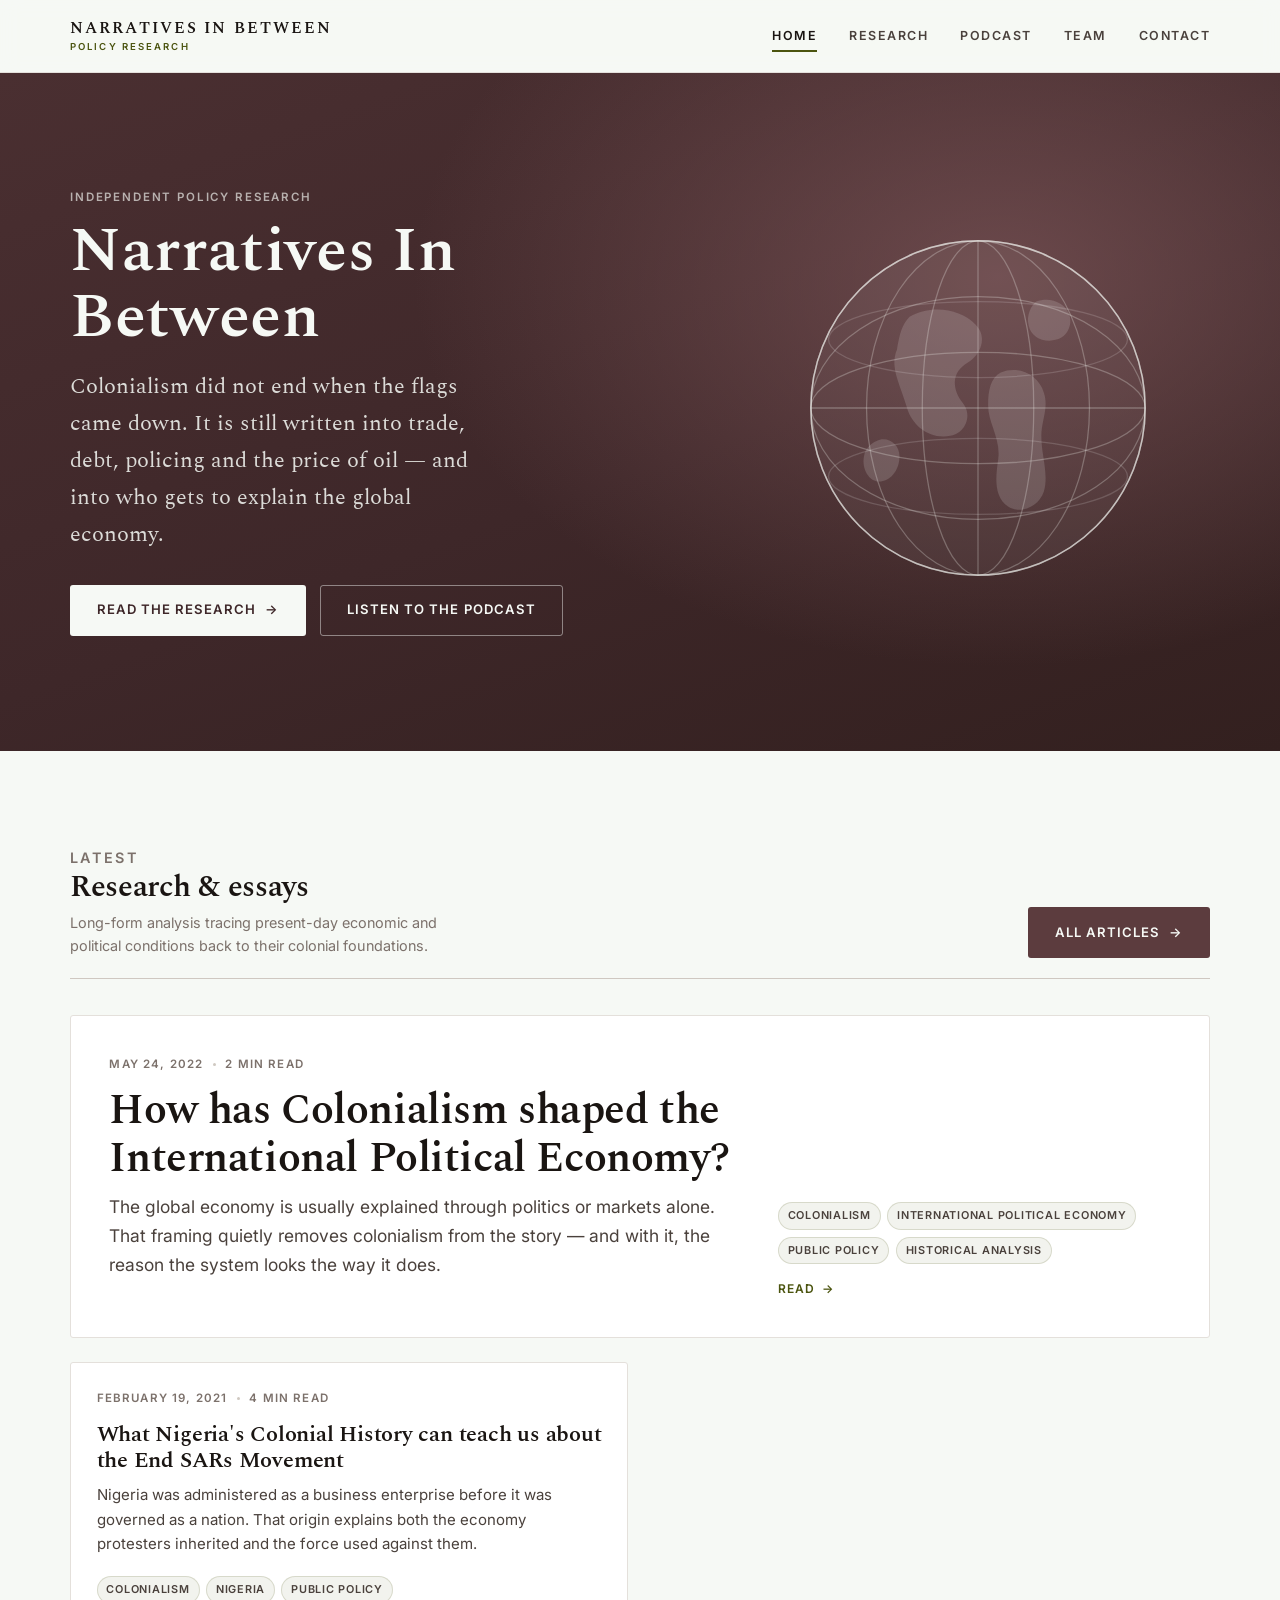
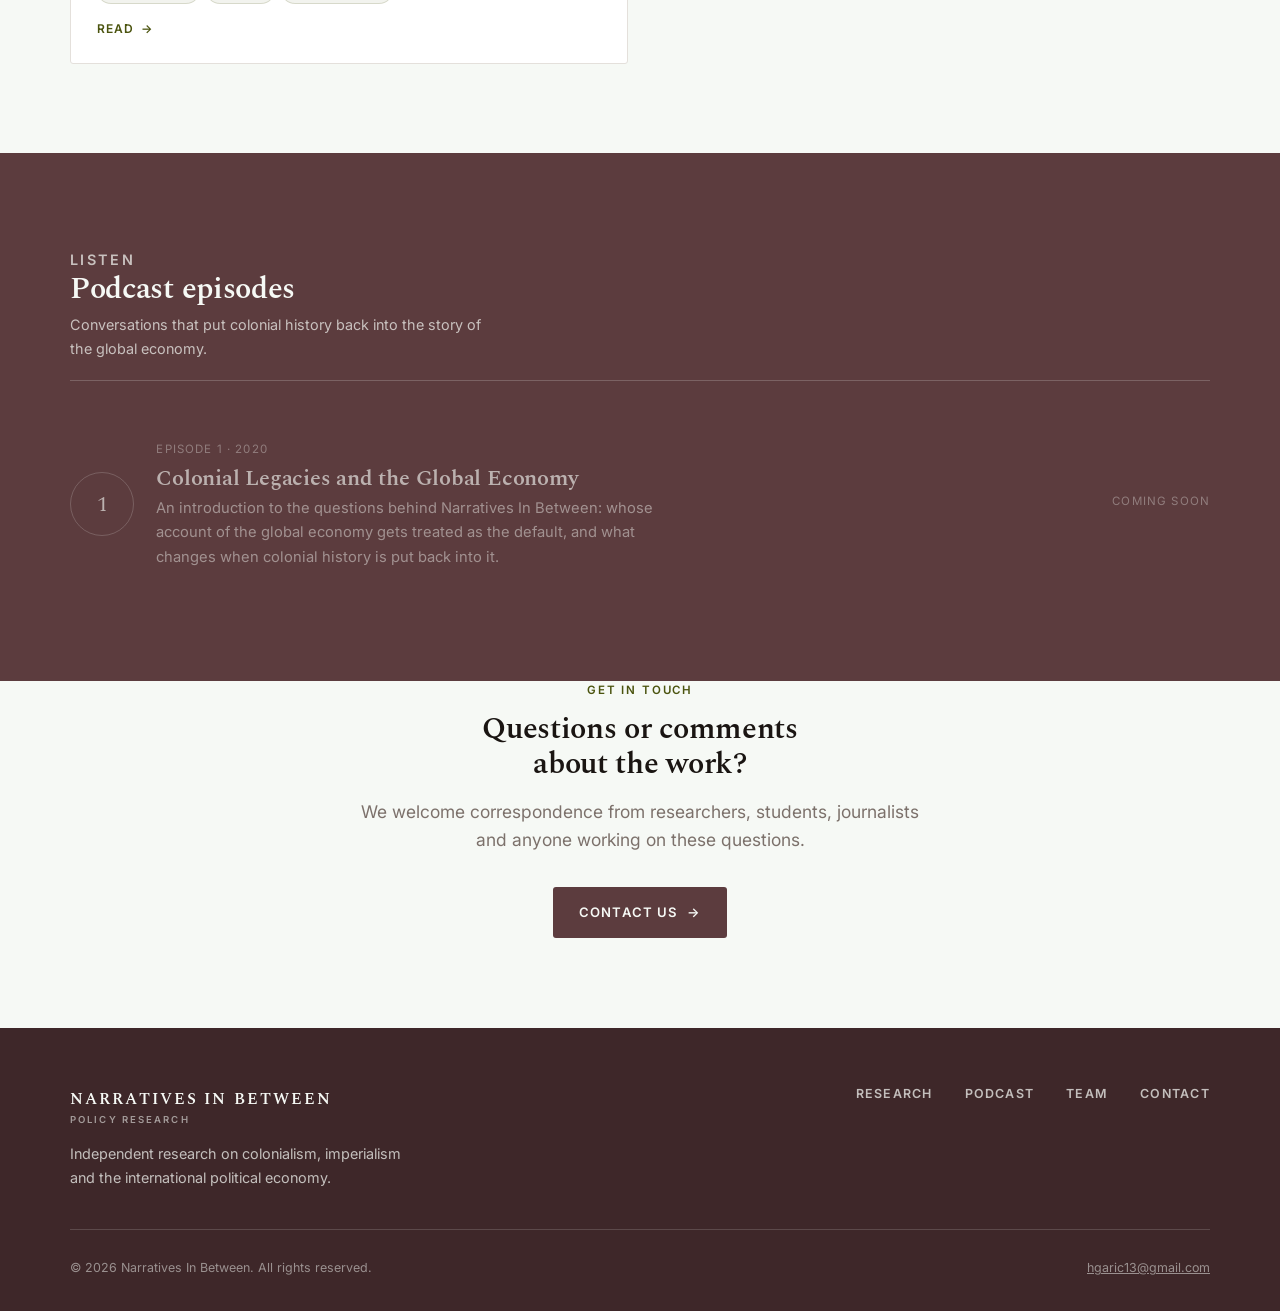
<file: index.html>
<!DOCTYPE html>
<html lang="en">
<head>
<meta charset="utf-8">
<meta name="viewport" content="width=device-width, initial-scale=1">
<title>Narratives In Between — Colonial history and the global economy</title>
<meta name="description" content="Independent policy research on how colonialism shaped — and still shapes — the international political economy. Essays and podcast episodes by Hermina Garic.">
<meta property="og:title" content="Narratives In Between">
<meta property="og:description" content="Independent policy research on how colonialism shaped — and still shapes — the international political economy.">
<meta property="og:type" content="website">
<link rel="preconnect" href="https://fonts.googleapis.com">
<link rel="preconnect" href="https://fonts.gstatic.com" crossorigin>
<link href="https://fonts.googleapis.com/css2?family=Inter:wght@400;500;600&family=Spectral:ital,wght@0,400;0,600;1,400&display=swap" rel="stylesheet">
<link rel="stylesheet" href="assets/css/style.css">
</head>
<body data-base="">
<a class="skip-link" href="#main">Skip to content</a>

<header class="site-header">
  <div class="wrap site-header__inner">
    <a class="wordmark" href="index.html">Narratives In Between<span>Policy Research</span></a>
    <button class="nav-toggle" type="button" aria-expanded="false" aria-controls="primary-nav" aria-label="Menu">
      <svg width="20" height="14" viewBox="0 0 20 14" fill="none" stroke="currentColor" stroke-width="1.8"><path d="M0 1h20M0 7h20M0 13h20"/></svg>
    </button>
    <nav class="nav" id="primary-nav" aria-label="Main">
      <a href="index.html" aria-current="page">Home</a>
      <a href="research.html">Research</a>
      <a href="#podcast">Podcast</a>
      <a href="team.html">Team</a>
      <a href="contact.html">Contact</a>
    </nav>
  </div>
</header>

<main id="main">

  <section class="hero">
    <div class="hero__photo" aria-hidden="true"></div>
    <div class="wrap hero__inner">
      <div>
        <p class="eyebrow">Independent policy research</p>
        <h1>Narratives In Between</h1>
        <p class="lede">Colonialism did not end when the flags came down. It is still written into trade, debt, policing and the price of oil — and into who gets to explain the global economy.</p>
        <div class="hero__actions">
          <a class="btn btn-primary" href="research.html">Read the research <span class="arrow" aria-hidden="true">&rarr;</span></a>
          <a class="btn btn-outline" href="#podcast">Listen to the podcast</a>
        </div>
      </div>
      <div class="hero__globe" aria-hidden="true">
        <svg viewBox="0 0 300 300" role="img">
          <defs>
            <clipPath id="globeClip"><circle cx="150" cy="150" r="132"/></clipPath>
          </defs>
          <circle cx="150" cy="150" r="132" fill="rgba(246,249,245,0.05)" stroke="rgba(246,249,245,0.45)" stroke-width="1.2"/>
          <g clip-path="url(#globeClip)" fill="none" stroke="rgba(246,249,245,0.28)" stroke-width="1">
            <ellipse cx="150" cy="150" rx="132" ry="44"/>
            <ellipse cx="150" cy="150" rx="132" ry="88"/>
            <line x1="18" y1="150" x2="282" y2="150"/>
            <ellipse cx="150" cy="150" rx="44" ry="132"/>
            <ellipse cx="150" cy="150" rx="88" ry="132"/>
            <line x1="150" y1="18" x2="150" y2="282"/>
            <ellipse cx="150" cy="96" rx="118" ry="30" opacity="0.6"/>
            <ellipse cx="150" cy="204" rx="118" ry="30" opacity="0.6"/>
          </g>
          <g clip-path="url(#globeClip)" fill="rgba(246,249,245,0.16)">
            <path d="M96 78c18-10 40-6 52 6 10 10 4 24-6 30-14 8-12 22-4 32 8 10 2 24-10 26-16 3-30-8-34-22-5-18-14-32-8-46 2-12 4-20 10-26z"/>
            <path d="M168 122c14-6 30 2 34 16 4 12-2 22-2 34 0 16 6 30 2 44-4 12-18 18-28 12-12-8-10-24-8-38 2-16-8-28-8-42 0-12 2-22 10-26z"/>
            <path d="M196 66c10-4 22 0 26 10 3 9-2 18-10 20-10 3-20-2-22-11-2-8 2-16 6-19z"/>
            <path d="M70 176c8-4 18 2 18 12 0 12-8 20-16 20s-14-10-12-20c1-6 5-10 10-12z"/>
          </g>
          <circle cx="150" cy="150" r="132" fill="none" stroke="rgba(246,249,245,0.55)" stroke-width="1.2"/>
        </svg>
      </div>
    </div>
  </section>

  <section class="section">
    <div class="wrap">
      <div class="section-head">
        <div>
          <p class="eyebrow">Latest</p>
          <h2>Research &amp; essays</h2>
          <p>Long-form analysis tracing present-day economic and political conditions back to their colonial foundations.</p>
        </div>
        <a class="btn btn-ink" href="research.html">All articles <span class="arrow" aria-hidden="true">&rarr;</span></a>
      </div>
      <div class="card-grid" id="latest-posts" data-limit="3">
        <noscript><p class="empty-state">Enable JavaScript, or go straight to the <a href="research.html">research archive</a>.</p></noscript>
      </div>
    </div>
  </section>

  <section class="section band-maroon" id="podcast" style="padding-block: clamp(3.5rem, 7vw, 6rem);">
    <div class="wrap">
      <div class="section-head">
        <div>
          <p class="eyebrow">Listen</p>
          <h2>Podcast episodes</h2>
          <p>Conversations that put colonial history back into the story of the global economy.</p>
        </div>
      </div>
      <div id="episodes"></div>
    </div>
  </section>

  <section class="section">
    <div class="wrap-narrow" style="text-align:center;">
      <p class="eyebrow">Get in touch</p>
      <h2 style="font-size: var(--step-2); max-width: 22ch; margin-inline: auto;">Questions or comments about the work?</h2>
      <p style="color: var(--muted); max-width: 52ch; margin: 0 auto 2rem;">We welcome correspondence from researchers, students, journalists and anyone working on these questions.</p>
      <a class="btn btn-ink" href="contact.html">Contact us <span class="arrow" aria-hidden="true">&rarr;</span></a>
    </div>
  </section>

</main>

<footer class="site-footer">
  <div class="wrap">
    <div class="site-footer__top">
      <div>
        <a class="wordmark" href="index.html">Narratives In Between<span>Policy Research</span></a>
        <p>Independent research on colonialism, imperialism and the international political economy.</p>
      </div>
      <nav class="footer-nav" aria-label="Footer">
        <a href="research.html">Research</a>
        <a href="index.html#podcast">Podcast</a>
        <a href="team.html">Team</a>
        <a href="contact.html">Contact</a>
      </nav>
    </div>
    <div class="site-footer__bottom">
      <span>&copy; <span id="year">2020</span> Narratives In Between. All rights reserved.</span>
      <a href="mailto:hgaric13@gmail.com" style="color:inherit;">hgaric13@gmail.com</a>
    </div>
  </div>
</footer>

<script src="assets/js/posts.js"></script>
<script src="assets/js/episodes.js"></script>
<script src="assets/js/site.js"></script>
</body>
</html>
</file>
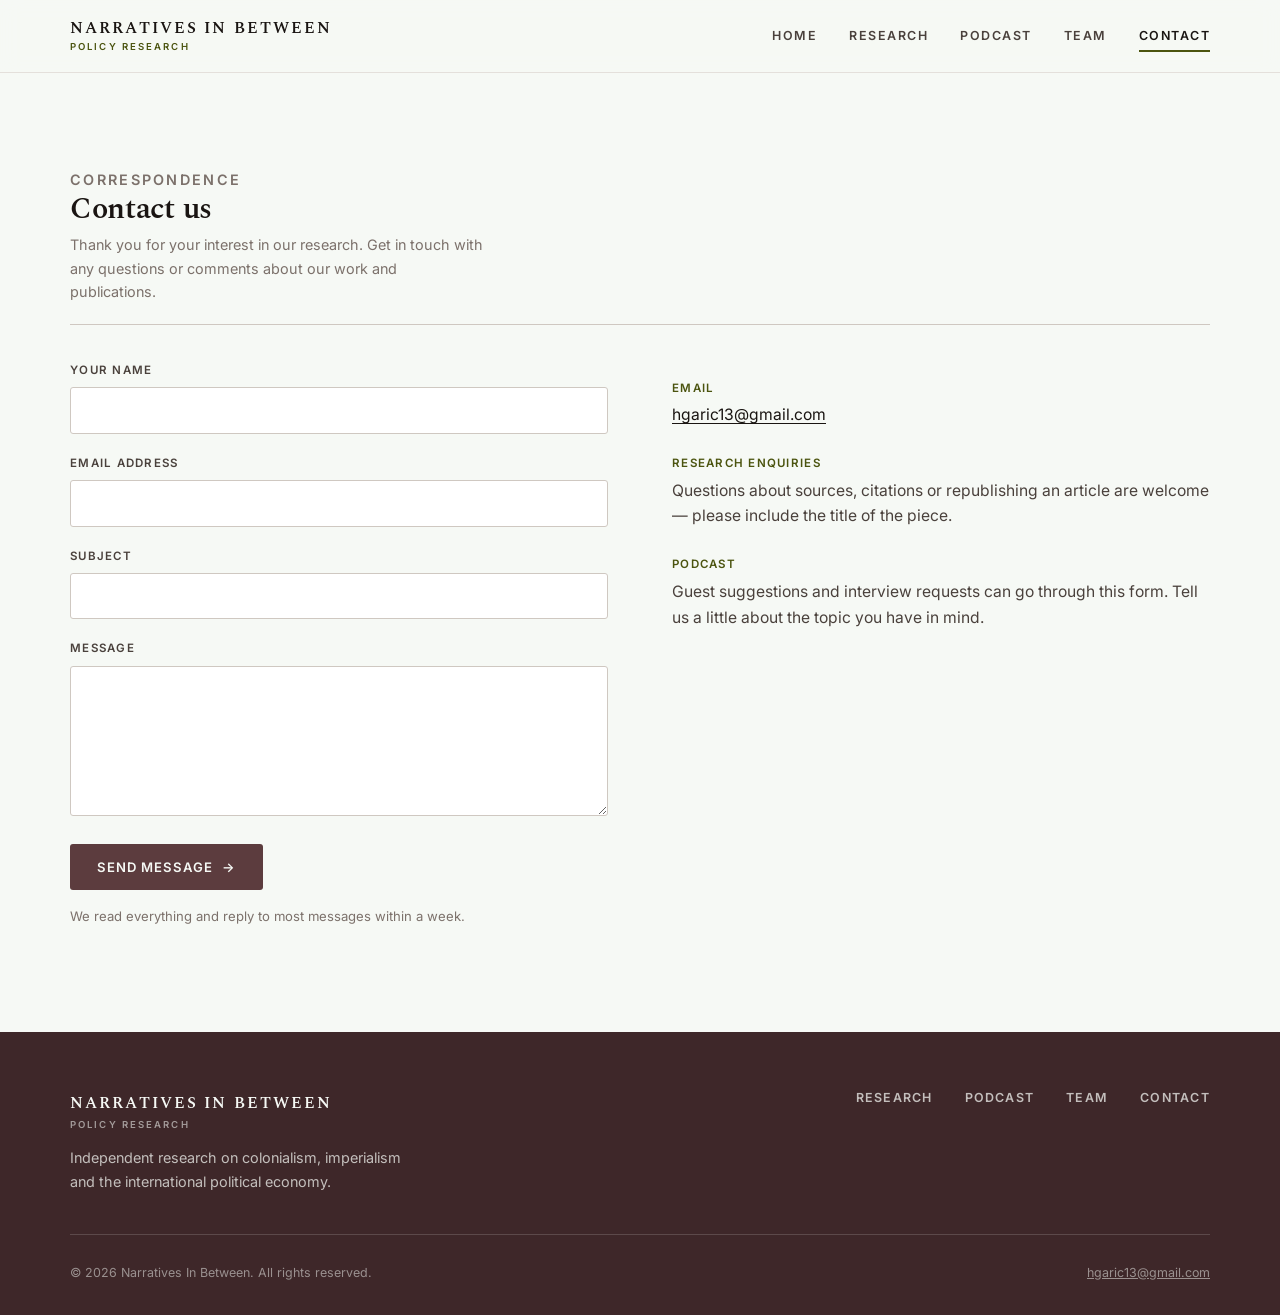
<file: contact.html>
<!DOCTYPE html>
<html lang="en">
<head>
<meta charset="utf-8">
<meta name="viewport" content="width=device-width, initial-scale=1">
<title>Contact — Narratives In Between</title>
<meta name="description" content="Get in touch with Narratives In Between about our research and publications.">
<link rel="preconnect" href="https://fonts.googleapis.com">
<link rel="preconnect" href="https://fonts.gstatic.com" crossorigin>
<link href="https://fonts.googleapis.com/css2?family=Inter:wght@400;500;600&family=Spectral:ital,wght@0,400;0,600;1,400&display=swap" rel="stylesheet">
<link rel="stylesheet" href="assets/css/style.css">
</head>
<body data-base="">
<a class="skip-link" href="#main">Skip to content</a>

<header class="site-header">
  <div class="wrap site-header__inner">
    <a class="wordmark" href="index.html">Narratives In Between<span>Policy Research</span></a>
    <button class="nav-toggle" type="button" aria-expanded="false" aria-controls="primary-nav" aria-label="Menu">
      <svg width="20" height="14" viewBox="0 0 20 14" fill="none" stroke="currentColor" stroke-width="1.8"><path d="M0 1h20M0 7h20M0 13h20"/></svg>
    </button>
    <nav class="nav" id="primary-nav" aria-label="Main">
      <a href="index.html">Home</a>
      <a href="research.html">Research</a>
      <a href="index.html#podcast">Podcast</a>
      <a href="team.html">Team</a>
      <a href="contact.html" aria-current="page">Contact</a>
    </nav>
  </div>
</header>

<main id="main">
  <section class="section">
    <div class="wrap">
      <div class="section-head">
        <div>
          <p class="eyebrow">Correspondence</p>
          <h2>Contact us</h2>
          <p>Thank you for your interest in our research. Get in touch with any questions or comments about our work and publications.</p>
        </div>
      </div>

      <div class="contact-grid">
        <!-- ===================================================================
             TO MAKE THIS FORM DELIVER EMAIL:
             1. Go to formspree.io, create a free account and a new form.
             2. It gives you an address like  https://formspree.io/f/abcdwxyz
             3. Paste it into action="..." below, replacing the whole URL.
             Until then the form opens the visitor's own email app instead.
             =================================================================== -->
        <form id="contact-form" action="https://formspree.io/f/YOUR_FORM_ID" method="POST" data-fallback-email="hgaric13@gmail.com" novalidate>
          <div class="field">
            <label for="name">Your name</label>
            <input id="name" name="name" type="text" autocomplete="name" required>
            <span class="error">Please tell us your name.</span>
          </div>
          <div class="field">
            <label for="email">Email address</label>
            <input id="email" name="email" type="email" autocomplete="email" required>
            <span class="error">Please enter a valid email address.</span>
          </div>
          <div class="field">
            <label for="subject">Subject</label>
            <input id="subject" name="subject" type="text">
          </div>
          <div class="field">
            <label for="message">Message</label>
            <textarea id="message" name="message" required></textarea>
            <span class="error">Please write a short message.</span>
          </div>
          <div class="hp" aria-hidden="true"><label>Leave this empty<input type="text" name="_gotcha" tabindex="-1" autocomplete="off"></label></div>
          <button class="btn btn-ink" type="submit">Send message <span class="arrow" aria-hidden="true">&rarr;</span></button>
          <div class="form-status" id="form-status" role="status" aria-live="polite"></div>
          <p class="form-note">We read everything and reply to most messages within a week.</p>
        </form>

        <aside class="contact-aside">
          <dl>
            <dt>Email</dt>
            <dd><a href="mailto:hgaric13@gmail.com">hgaric13@gmail.com</a></dd>
            <dt>Research enquiries</dt>
            <dd>Questions about sources, citations or republishing an article are welcome — please include the title of the piece.</dd>
            <dt>Podcast</dt>
            <dd>Guest suggestions and interview requests can go through this form. Tell us a little about the topic you have in mind.</dd>
          </dl>
        </aside>
      </div>
    </div>
  </section>
</main>

<footer class="site-footer">
  <div class="wrap">
    <div class="site-footer__top">
      <div>
        <a class="wordmark" href="index.html">Narratives In Between<span>Policy Research</span></a>
        <p>Independent research on colonialism, imperialism and the international political economy.</p>
      </div>
      <nav class="footer-nav" aria-label="Footer">
        <a href="research.html">Research</a>
        <a href="index.html#podcast">Podcast</a>
        <a href="team.html">Team</a>
        <a href="contact.html">Contact</a>
      </nav>
    </div>
    <div class="site-footer__bottom">
      <span>&copy; <span id="year">2020</span> Narratives In Between. All rights reserved.</span>
      <a href="mailto:hgaric13@gmail.com" style="color:inherit;">hgaric13@gmail.com</a>
    </div>
  </div>
</footer>

<script src="assets/js/site.js"></script>
</body>
</html>
</file>
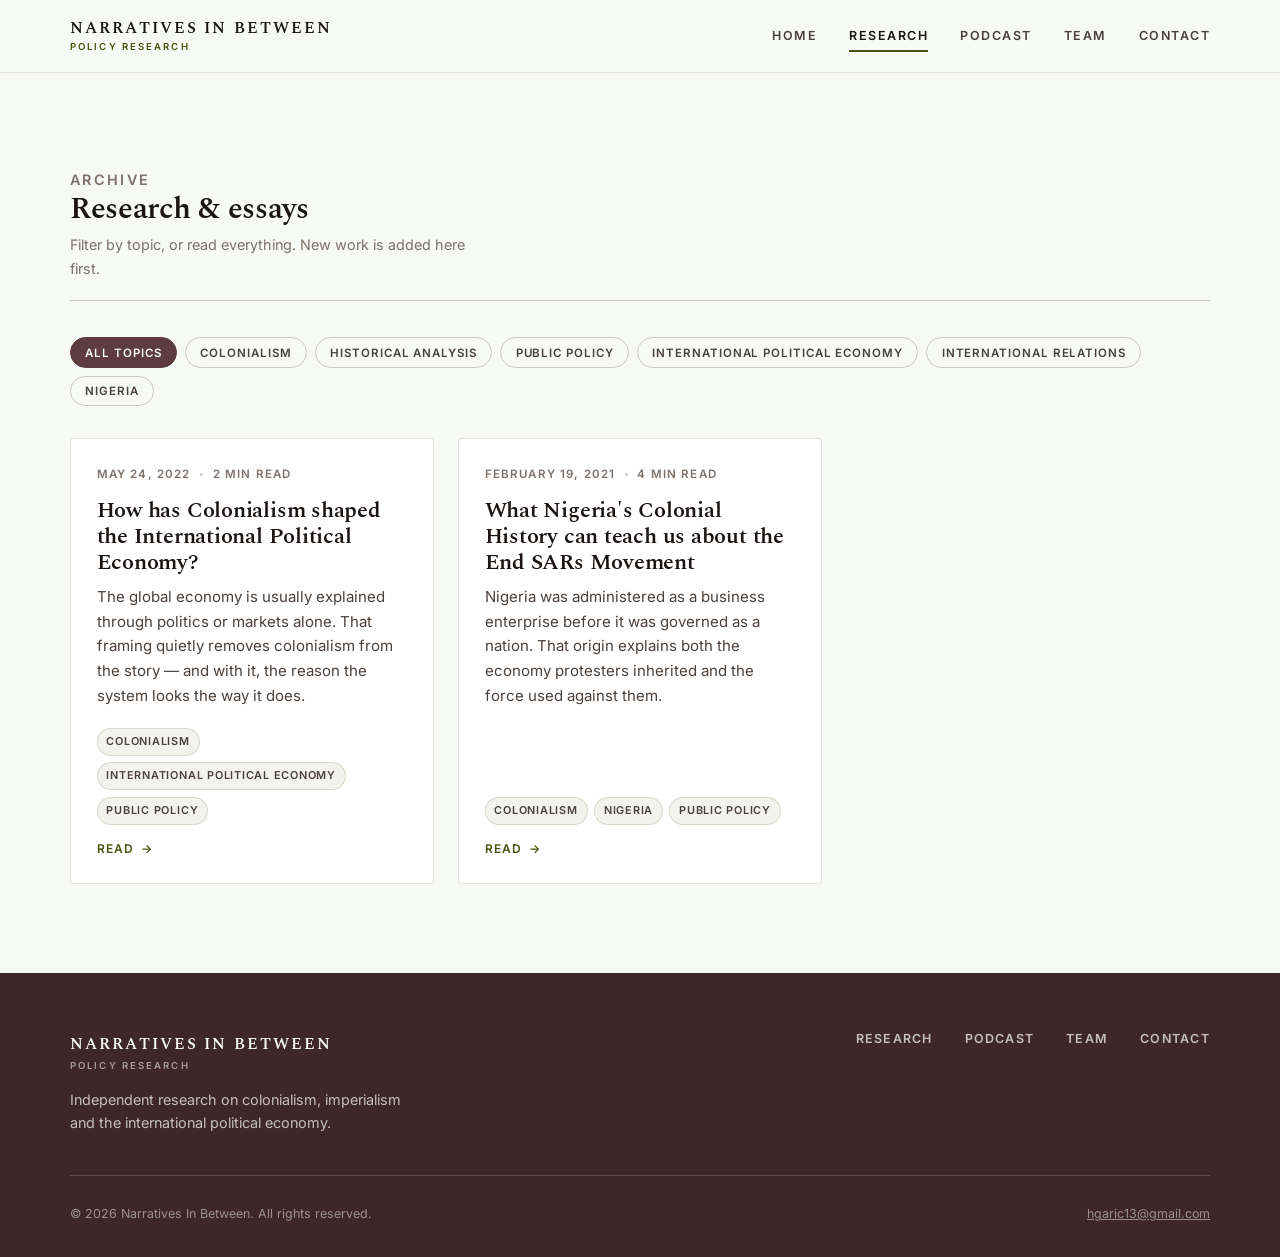
<file: research.html>
<!DOCTYPE html>
<html lang="en">
<head>
<meta charset="utf-8">
<meta name="viewport" content="width=device-width, initial-scale=1">
<title>Research — Narratives In Between</title>
<meta name="description" content="Essays and policy research on colonialism, imperialism and the international political economy.">
<link rel="preconnect" href="https://fonts.googleapis.com">
<link rel="preconnect" href="https://fonts.gstatic.com" crossorigin>
<link href="https://fonts.googleapis.com/css2?family=Inter:wght@400;500;600&family=Spectral:ital,wght@0,400;0,600;1,400&display=swap" rel="stylesheet">
<link rel="stylesheet" href="assets/css/style.css">
</head>
<body data-base="">
<a class="skip-link" href="#main">Skip to content</a>

<header class="site-header">
  <div class="wrap site-header__inner">
    <a class="wordmark" href="index.html">Narratives In Between<span>Policy Research</span></a>
    <button class="nav-toggle" type="button" aria-expanded="false" aria-controls="primary-nav" aria-label="Menu">
      <svg width="20" height="14" viewBox="0 0 20 14" fill="none" stroke="currentColor" stroke-width="1.8"><path d="M0 1h20M0 7h20M0 13h20"/></svg>
    </button>
    <nav class="nav" id="primary-nav" aria-label="Main">
      <a href="index.html">Home</a>
      <a href="research.html" aria-current="page">Research</a>
      <a href="index.html#podcast">Podcast</a>
      <a href="team.html">Team</a>
      <a href="contact.html">Contact</a>
    </nav>
  </div>
</header>

<main id="main">
  <section class="section">
    <div class="wrap">
      <div class="section-head">
        <div>
          <p class="eyebrow">Archive</p>
          <h2>Research &amp; essays</h2>
          <p>Filter by topic, or read everything. New work is added here first.</p>
        </div>
      </div>
      <div class="tag-filter" id="tag-filter" role="group" aria-label="Filter articles by topic"></div>
      <div class="card-grid" id="all-posts">
        <noscript><p class="empty-state">This archive needs JavaScript to list articles. Articles also live in the <code>posts</code> folder.</p></noscript>
      </div>
    </div>
  </section>
</main>

<footer class="site-footer">
  <div class="wrap">
    <div class="site-footer__top">
      <div>
        <a class="wordmark" href="index.html">Narratives In Between<span>Policy Research</span></a>
        <p>Independent research on colonialism, imperialism and the international political economy.</p>
      </div>
      <nav class="footer-nav" aria-label="Footer">
        <a href="research.html">Research</a>
        <a href="index.html#podcast">Podcast</a>
        <a href="team.html">Team</a>
        <a href="contact.html">Contact</a>
      </nav>
    </div>
    <div class="site-footer__bottom">
      <span>&copy; <span id="year">2020</span> Narratives In Between. All rights reserved.</span>
      <a href="mailto:hgaric13@gmail.com" style="color:inherit;">hgaric13@gmail.com</a>
    </div>
  </div>
</footer>

<script src="assets/js/posts.js"></script>
<script src="assets/js/site.js"></script>
</body>
</html>
</file>
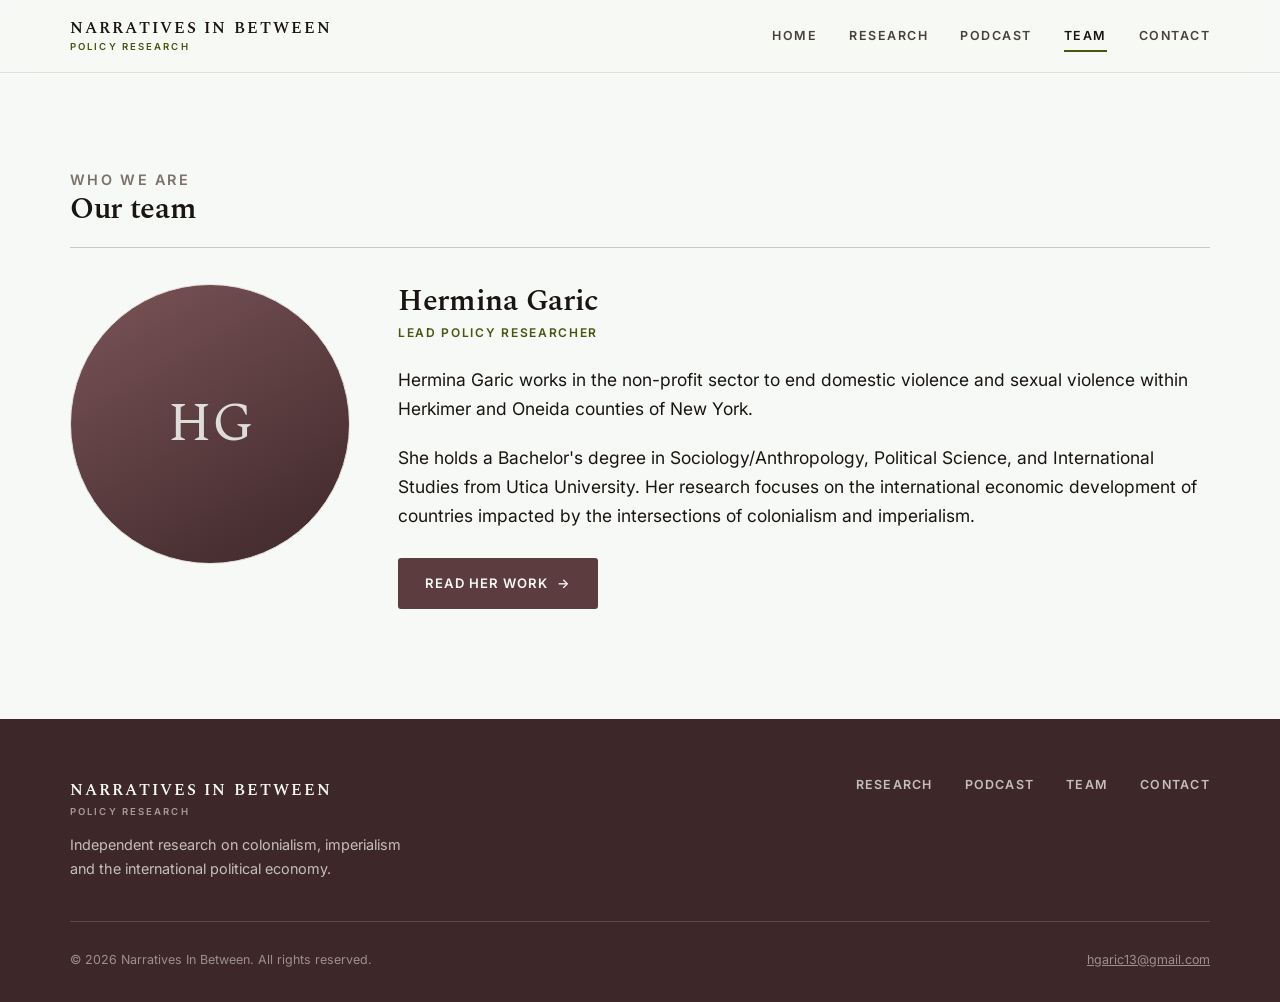
<file: team.html>
<!DOCTYPE html>
<html lang="en">
<head>
<meta charset="utf-8">
<meta name="viewport" content="width=device-width, initial-scale=1">
<title>Team — Narratives In Between</title>
<meta name="description" content="The people behind Narratives In Between.">
<link rel="preconnect" href="https://fonts.googleapis.com">
<link rel="preconnect" href="https://fonts.gstatic.com" crossorigin>
<link href="https://fonts.googleapis.com/css2?family=Inter:wght@400;500;600&family=Spectral:ital,wght@0,400;0,600;1,400&display=swap" rel="stylesheet">
<link rel="stylesheet" href="assets/css/style.css">
</head>
<body data-base="">
<a class="skip-link" href="#main">Skip to content</a>

<header class="site-header">
  <div class="wrap site-header__inner">
    <a class="wordmark" href="index.html">Narratives In Between<span>Policy Research</span></a>
    <button class="nav-toggle" type="button" aria-expanded="false" aria-controls="primary-nav" aria-label="Menu">
      <svg width="20" height="14" viewBox="0 0 20 14" fill="none" stroke="currentColor" stroke-width="1.8"><path d="M0 1h20M0 7h20M0 13h20"/></svg>
    </button>
    <nav class="nav" id="primary-nav" aria-label="Main">
      <a href="index.html">Home</a>
      <a href="research.html">Research</a>
      <a href="index.html#podcast">Podcast</a>
      <a href="team.html" aria-current="page">Team</a>
      <a href="contact.html">Contact</a>
    </nav>
  </div>
</header>

<main id="main">
  <section class="section">
    <div class="wrap">
      <div class="section-head">
        <div>
          <p class="eyebrow">Who we are</p>
          <h2>Our team</h2>
        </div>
      </div>

      <!-- To add a photo: save it as assets/img/hermina.jpg and replace the
           <div class="profile__photo">…</div> below with:
           <div class="profile__photo"><img src="assets/img/hermina.jpg" alt="Hermina Garic"></div> -->
      <article class="profile">
        <div class="profile__photo" aria-hidden="true">HG</div>
        <div>
          <h2>Hermina Garic</h2>
          <p class="role">Lead Policy Researcher</p>
          <p>Hermina Garic works in the non-profit sector to end domestic violence and sexual violence within Herkimer and Oneida counties of New York.</p>
          <p>She holds a Bachelor's degree in Sociology/Anthropology, Political Science, and International Studies from Utica University. Her research focuses on the international economic development of countries impacted by the intersections of colonialism and imperialism.</p>
          <p style="margin-top:1.75rem;"><a class="btn btn-ink" href="research.html">Read her work <span class="arrow" aria-hidden="true">&rarr;</span></a></p>
        </div>
      </article>
    </div>
  </section>
</main>

<footer class="site-footer">
  <div class="wrap">
    <div class="site-footer__top">
      <div>
        <a class="wordmark" href="index.html">Narratives In Between<span>Policy Research</span></a>
        <p>Independent research on colonialism, imperialism and the international political economy.</p>
      </div>
      <nav class="footer-nav" aria-label="Footer">
        <a href="research.html">Research</a>
        <a href="index.html#podcast">Podcast</a>
        <a href="team.html">Team</a>
        <a href="contact.html">Contact</a>
      </nav>
    </div>
    <div class="site-footer__bottom">
      <span>&copy; <span id="year">2020</span> Narratives In Between. All rights reserved.</span>
      <a href="mailto:hgaric13@gmail.com" style="color:inherit;">hgaric13@gmail.com</a>
    </div>
  </div>
</footer>

<script src="assets/js/site.js"></script>
</body>
</html>
</file>
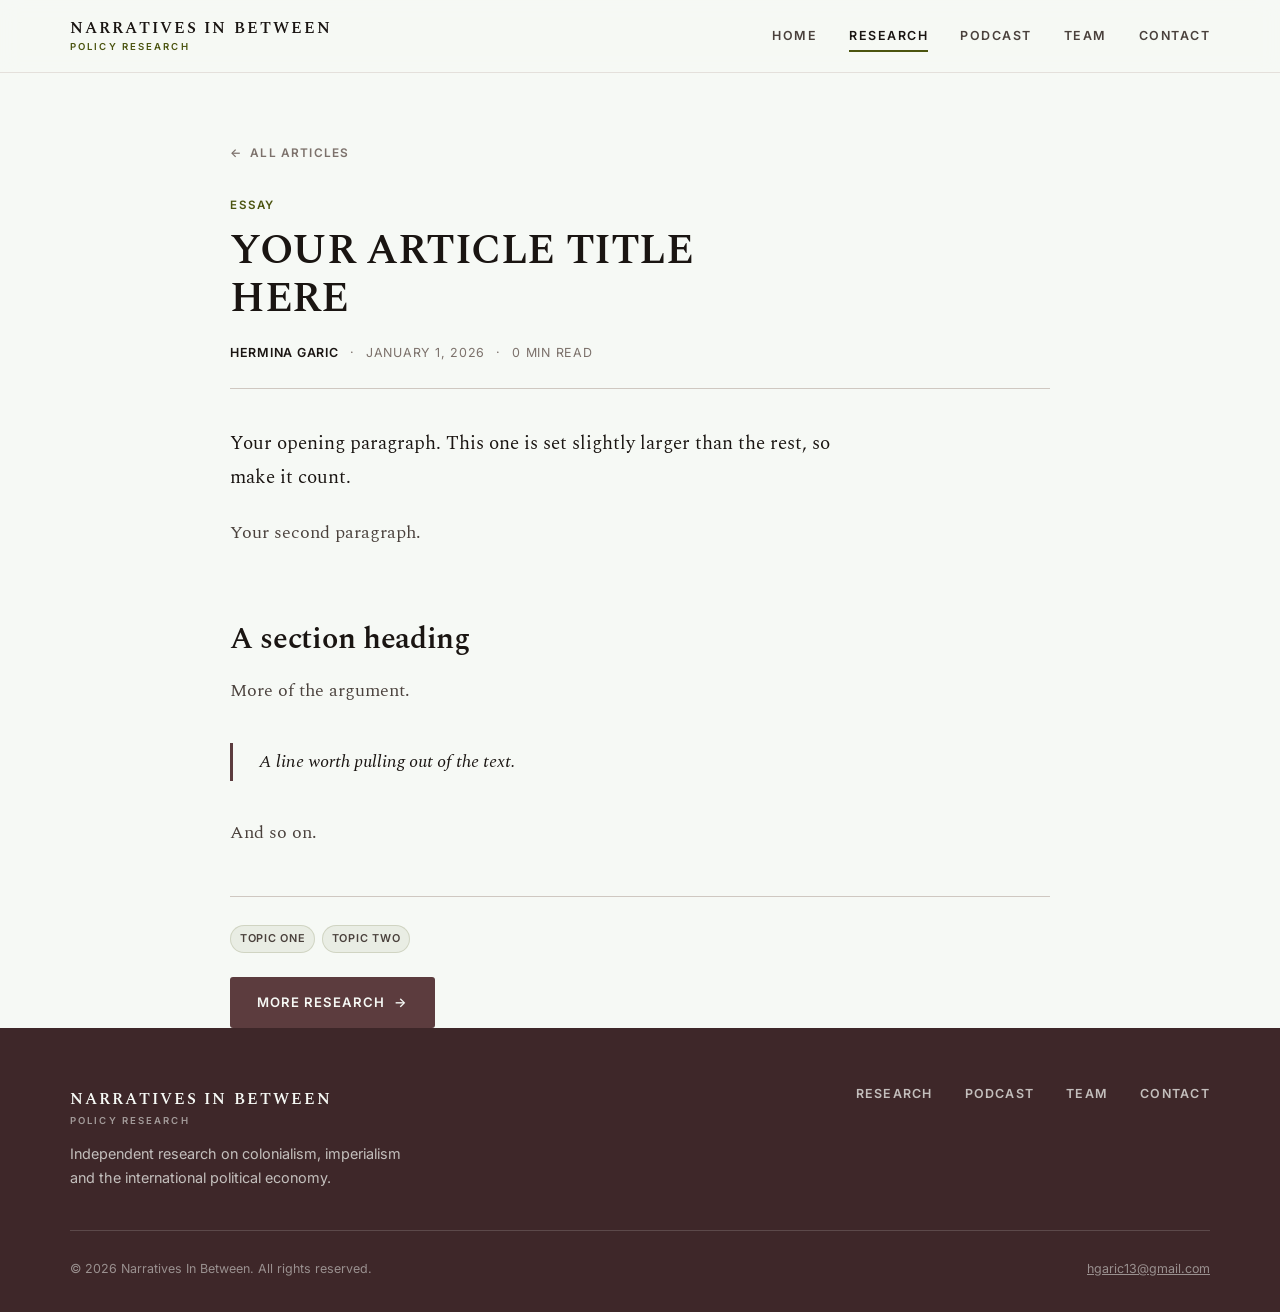
<file: posts/_template.html>
<!DOCTYPE html>
<html lang="en">
<head>
<meta charset="utf-8">
<meta name="viewport" content="width=device-width, initial-scale=1">
<title>YOUR ARTICLE TITLE HERE — Narratives In Between</title>
<meta name="description" content="ONE SENTENCE SUMMARY OF YOUR ARTICLE — this is what Google shows.">
<meta property="og:title" content="YOUR ARTICLE TITLE HERE">
<meta property="og:type" content="article">
<link rel="preconnect" href="https://fonts.googleapis.com">
<link rel="preconnect" href="https://fonts.gstatic.com" crossorigin>
<link href="https://fonts.googleapis.com/css2?family=Inter:wght@400;500;600&family=Spectral:ital,wght@0,400;0,600;1,400&display=swap" rel="stylesheet">
<link rel="stylesheet" href="../assets/css/style.css">
</head>
<body data-base="../">
<a class="skip-link" href="#main">Skip to content</a>

<header class="site-header">
  <div class="wrap site-header__inner">
    <a class="wordmark" href="../index.html">Narratives In Between<span>Policy Research</span></a>
    <button class="nav-toggle" type="button" aria-expanded="false" aria-controls="primary-nav" aria-label="Menu">
      <svg width="20" height="14" viewBox="0 0 20 14" fill="none" stroke="currentColor" stroke-width="1.8"><path d="M0 1h20M0 7h20M0 13h20"/></svg>
    </button>
    <nav class="nav" id="primary-nav" aria-label="Main">
      <a href="../index.html">Home</a>
      <a href="../research.html" aria-current="page">Research</a>
      <a href="../index.html#podcast">Podcast</a>
      <a href="../team.html">Team</a>
      <a href="../contact.html">Contact</a>
    </nav>
  </div>
</header>

<main id="main">
  <article>
    <div class="wrap-narrow article-header">
      <a class="back-link" href="../research.html"><span aria-hidden="true">&larr;</span> All articles</a>
      <p class="eyebrow">Essay</p>
      <h1>YOUR ARTICLE TITLE HERE</h1>
      <div class="byline">
        <strong>Hermina Garic</strong>
        <span aria-hidden="true">&middot;</span>
        <time datetime="2026-01-01">January 1, 2026</time>
        <span aria-hidden="true">&middot;</span>
        <span>0 min read</span>
      </div>
    </div>

    <div class="wrap-narrow">
      <div class="prose">
        <!-- ==============================================================
             WRITE YOUR ARTICLE HERE.
             Every paragraph goes inside its own <p> ... </p>
             A section heading:   <h2>Heading text</h2>
             A pulled-out quote:  <blockquote>Quoted line.</blockquote>
             A link:              <a href="https://example.com">link text</a>
             A link to the podcast episode for this piece:
                                  <a href="../index.html#podcast">Listen to the episode</a>
             ============================================================== -->

        <p>Your opening paragraph. This one is set slightly larger than the rest, so make it count.</p>

        <p>Your second paragraph.</p>

        <h2>A section heading</h2>

        <p>More of the argument.</p>

        <blockquote>A line worth pulling out of the text.</blockquote>

        <p>And so on.</p>
      </div>

      <div class="article-foot">
        <div class="tags">
          <!-- One <span class="tag"> per topic. Use the same words in posts.js. -->
          <span class="tag">topic one</span>
          <span class="tag">topic two</span>
        </div>
        <a class="btn btn-ink" href="../research.html">More research <span class="arrow" aria-hidden="true">&rarr;</span></a>
      </div>
    </div>
  </article>
</main>

<footer class="site-footer">
  <div class="wrap">
    <div class="site-footer__top">
      <div>
        <a class="wordmark" href="../index.html">Narratives In Between<span>Policy Research</span></a>
        <p>Independent research on colonialism, imperialism and the international political economy.</p>
      </div>
      <nav class="footer-nav" aria-label="Footer">
        <a href="../research.html">Research</a>
        <a href="../index.html#podcast">Podcast</a>
        <a href="../team.html">Team</a>
        <a href="../contact.html">Contact</a>
      </nav>
    </div>
    <div class="site-footer__bottom">
      <span>&copy; <span id="year">2020</span> Narratives In Between. All rights reserved.</span>
      <a href="mailto:hgaric13@gmail.com" style="color:inherit;">hgaric13@gmail.com</a>
    </div>
  </div>
</footer>

<script src="../assets/js/site.js"></script>
</body>
</html>
</file>
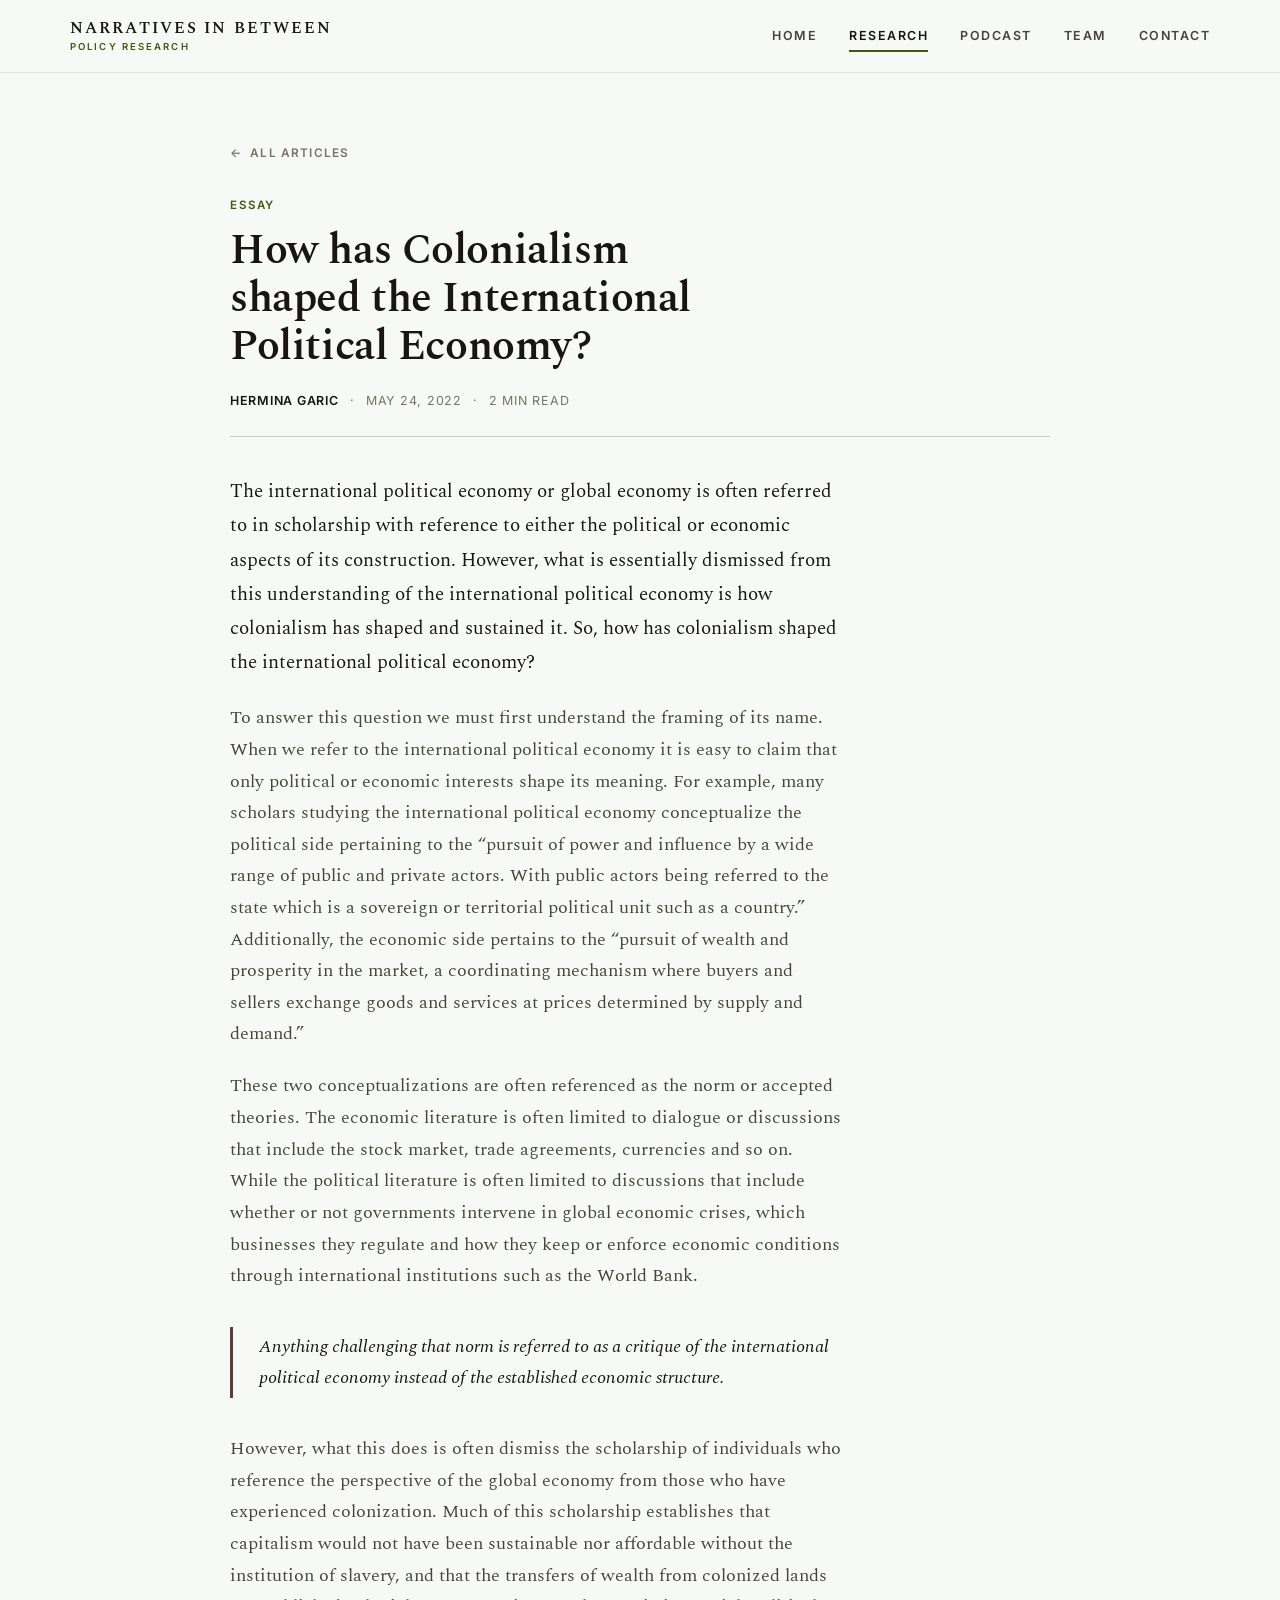
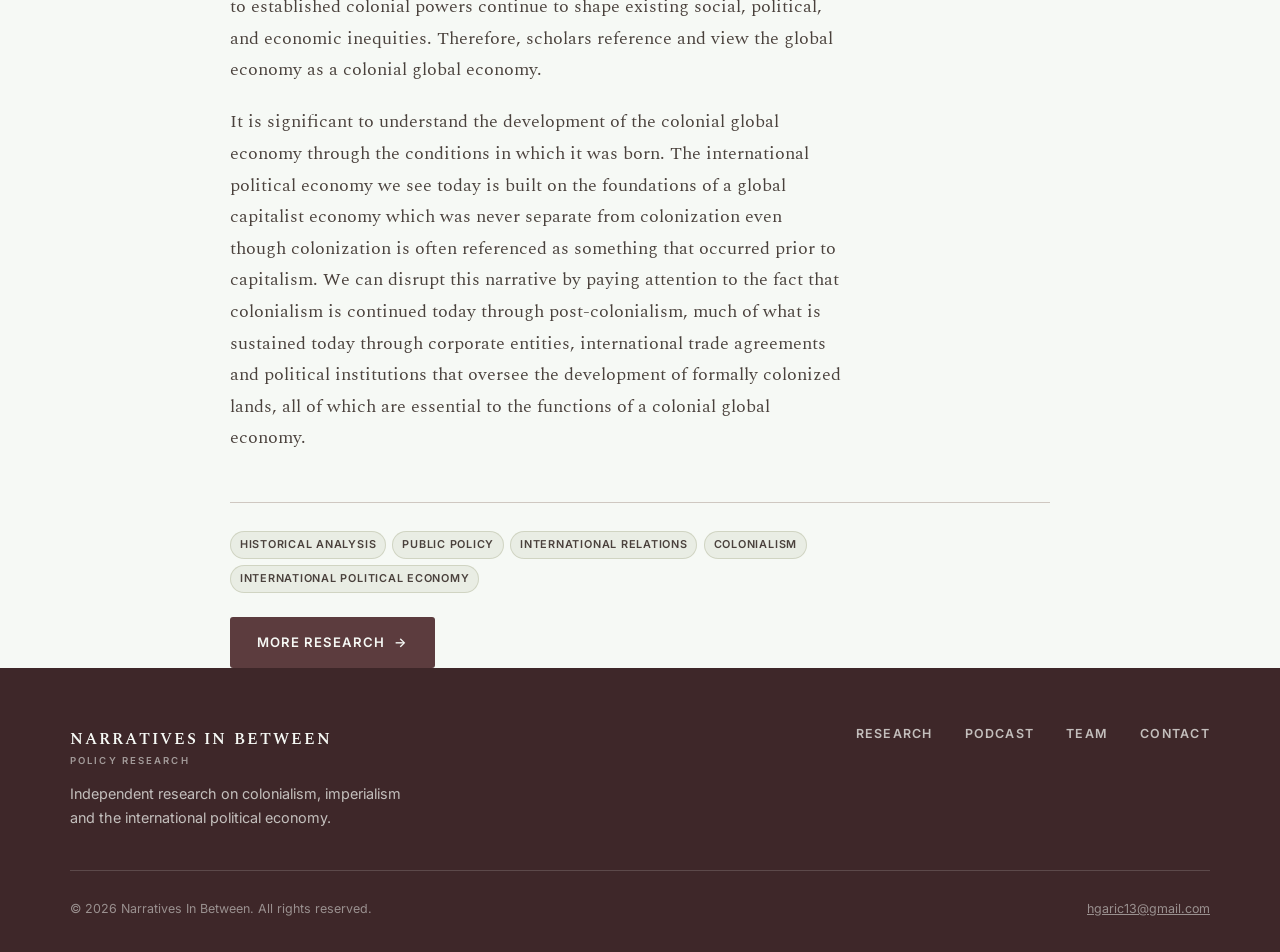
<file: posts/how-colonialism-shaped-the-international-political-economy.html>
<!DOCTYPE html>
<html lang="en">
<head>
<meta charset="utf-8">
<meta name="viewport" content="width=device-width, initial-scale=1">
<title>How has Colonialism shaped the International Political Economy? — Narratives In Between</title>
<meta name="description" content="The global economy is usually explained through politics or markets alone. That framing quietly removes colonialism from the story.">
<meta property="og:title" content="How has Colonialism shaped the International Political Economy?">
<meta property="og:type" content="article">
<link rel="preconnect" href="https://fonts.googleapis.com">
<link rel="preconnect" href="https://fonts.gstatic.com" crossorigin>
<link href="https://fonts.googleapis.com/css2?family=Inter:wght@400;500;600&family=Spectral:ital,wght@0,400;0,600;1,400&display=swap" rel="stylesheet">
<link rel="stylesheet" href="../assets/css/style.css">
</head>
<body data-base="../">
<a class="skip-link" href="#main">Skip to content</a>

<header class="site-header">
  <div class="wrap site-header__inner">
    <a class="wordmark" href="../index.html">Narratives In Between<span>Policy Research</span></a>
    <button class="nav-toggle" type="button" aria-expanded="false" aria-controls="primary-nav" aria-label="Menu">
      <svg width="20" height="14" viewBox="0 0 20 14" fill="none" stroke="currentColor" stroke-width="1.8"><path d="M0 1h20M0 7h20M0 13h20"/></svg>
    </button>
    <nav class="nav" id="primary-nav" aria-label="Main">
      <a href="../index.html">Home</a>
      <a href="../research.html" aria-current="page">Research</a>
      <a href="../index.html#podcast">Podcast</a>
      <a href="../team.html">Team</a>
      <a href="../contact.html">Contact</a>
    </nav>
  </div>
</header>

<main id="main">
  <article>
    <div class="wrap-narrow article-header">
      <a class="back-link" href="../research.html"><span aria-hidden="true">&larr;</span> All articles</a>
      <p class="eyebrow">Essay</p>
      <h1>How has Colonialism shaped the International Political Economy?</h1>
      <div class="byline">
        <strong>Hermina Garic</strong>
        <span aria-hidden="true">&middot;</span>
        <time datetime="2022-05-24">May 24, 2022</time>
        <span aria-hidden="true">&middot;</span>
        <span>2 min read</span>
      </div>
    </div>

    <div class="wrap-narrow">
      <div class="prose">
        <p>The international political economy or global economy is often referred to in scholarship with reference to either the political or economic aspects of its construction. However, what is essentially dismissed from this understanding of the international political economy is how colonialism has shaped and sustained it. So, how has colonialism shaped the international political economy?</p>

        <p>To answer this question we must first understand the framing of its name. When we refer to the international political economy it is easy to claim that only political or economic interests shape its meaning. For example, many scholars studying the international political economy conceptualize the political side pertaining to the &ldquo;pursuit of power and influence by a wide range of public and private actors. With public actors being referred to the state which is a sovereign or territorial political unit such as a country.&rdquo; Additionally, the economic side pertains to the &ldquo;pursuit of wealth and prosperity in the market, a coordinating mechanism where buyers and sellers exchange goods and services at prices determined by supply and demand.&rdquo;</p>

        <p>These two conceptualizations are often referenced as the norm or accepted theories. The economic literature is often limited to dialogue or discussions that include the stock market, trade agreements, currencies and so on. While the political literature is often limited to discussions that include whether or not governments intervene in global economic crises, which businesses they regulate and how they keep or enforce economic conditions through international institutions such as the World Bank.</p>

        <blockquote>Anything challenging that norm is referred to as a critique of the international political economy instead of the established economic structure.</blockquote>

        <p>However, what this does is often dismiss the scholarship of individuals who reference the perspective of the global economy from those who have experienced colonization. Much of this scholarship establishes that capitalism would not have been sustainable nor affordable without the institution of slavery, and that the transfers of wealth from colonized lands to established colonial powers continue to shape existing social, political, and economic inequities. Therefore, scholars reference and view the global economy as a colonial global economy.</p>

        <p>It is significant to understand the development of the colonial global economy through the conditions in which it was born. The international political economy we see today is built on the foundations of a global capitalist economy which was never separate from colonization even though colonization is often referenced as something that occurred prior to capitalism. We can disrupt this narrative by paying attention to the fact that colonialism is continued today through post-colonialism, much of what is sustained today through corporate entities, international trade agreements and political institutions that oversee the development of formally colonized lands, all of which are essential to the functions of a colonial global economy.</p>
      </div>

      <div class="article-foot">
        <div class="tags">
          <span class="tag">historical analysis</span>
          <span class="tag">public policy</span>
          <span class="tag">international relations</span>
          <span class="tag">colonialism</span>
          <span class="tag">international political economy</span>
        </div>
        <a class="btn btn-ink" href="../research.html">More research <span class="arrow" aria-hidden="true">&rarr;</span></a>
      </div>
    </div>
  </article>
</main>

<footer class="site-footer">
  <div class="wrap">
    <div class="site-footer__top">
      <div>
        <a class="wordmark" href="../index.html">Narratives In Between<span>Policy Research</span></a>
        <p>Independent research on colonialism, imperialism and the international political economy.</p>
      </div>
      <nav class="footer-nav" aria-label="Footer">
        <a href="../research.html">Research</a>
        <a href="../index.html#podcast">Podcast</a>
        <a href="../team.html">Team</a>
        <a href="../contact.html">Contact</a>
      </nav>
    </div>
    <div class="site-footer__bottom">
      <span>&copy; <span id="year">2020</span> Narratives In Between. All rights reserved.</span>
      <a href="mailto:hgaric13@gmail.com" style="color:inherit;">hgaric13@gmail.com</a>
    </div>
  </div>
</footer>

<script src="../assets/js/site.js"></script>
</body>
</html>
</file>
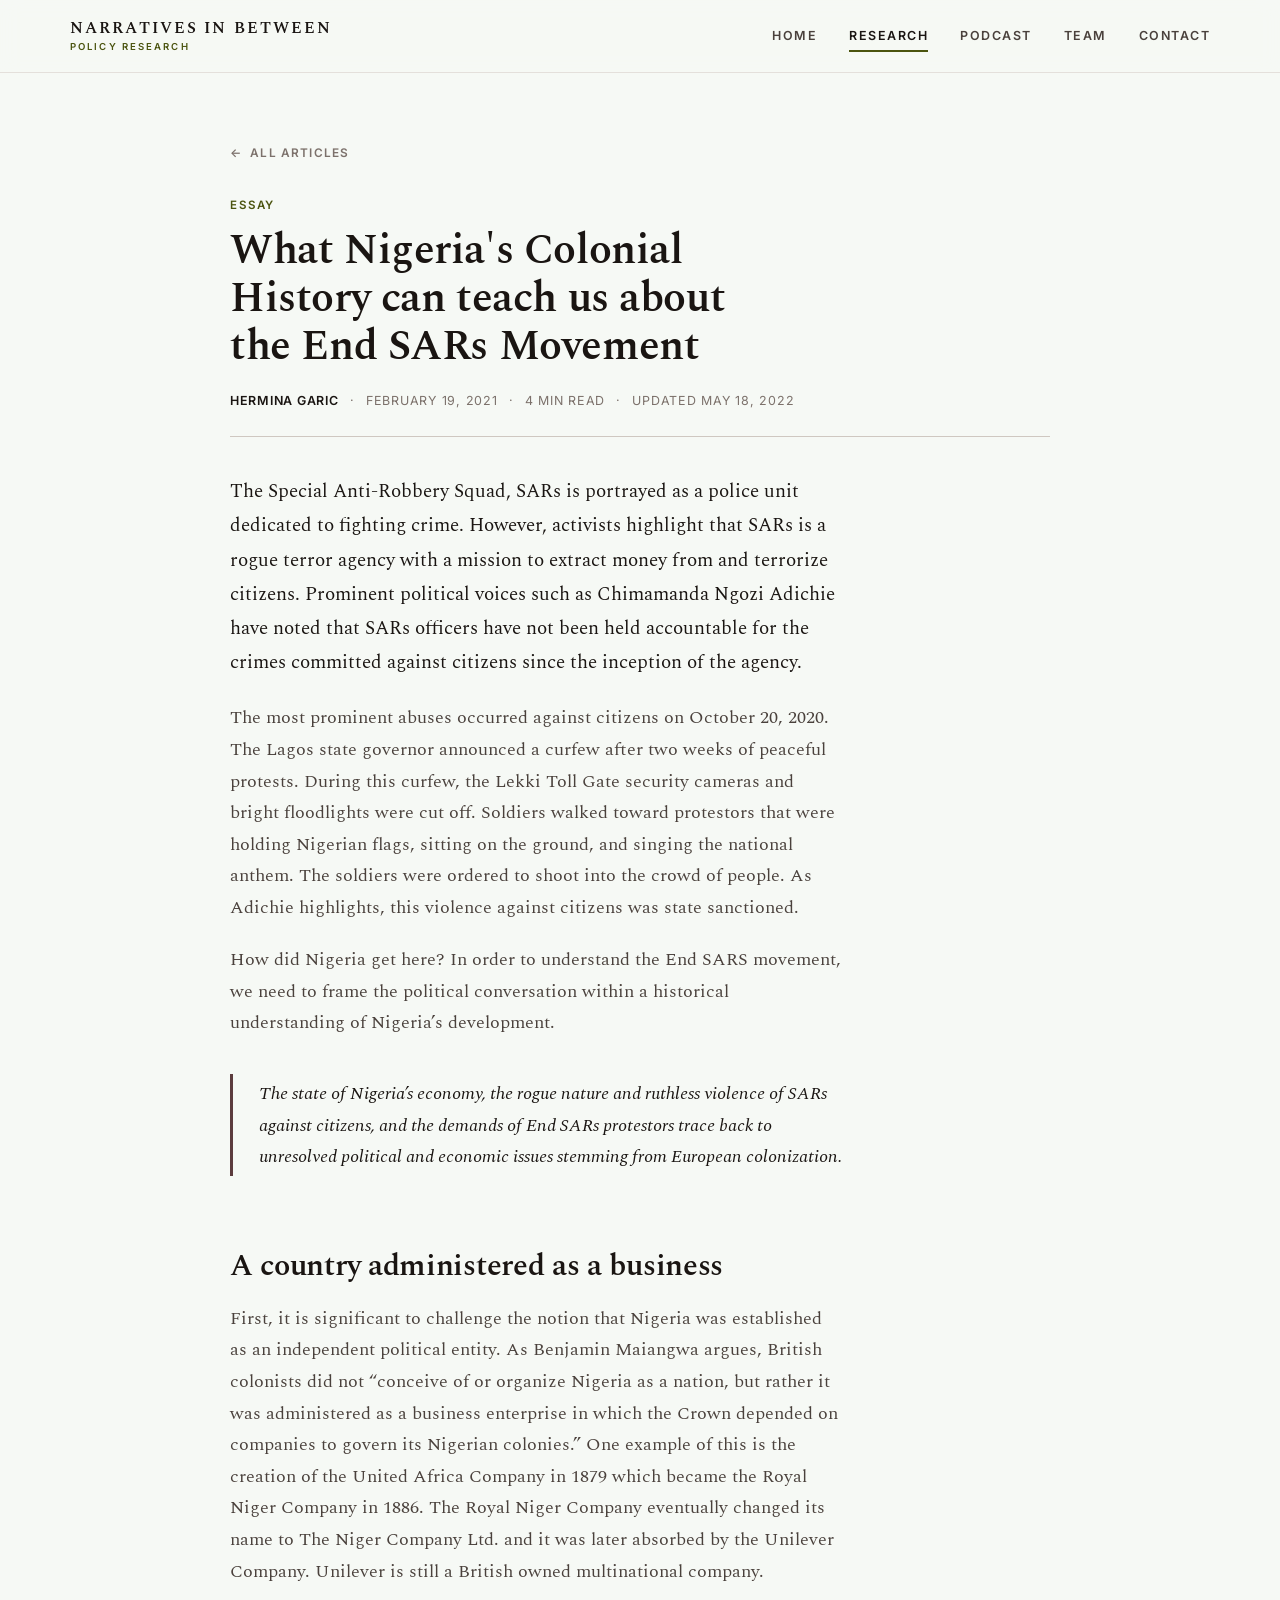
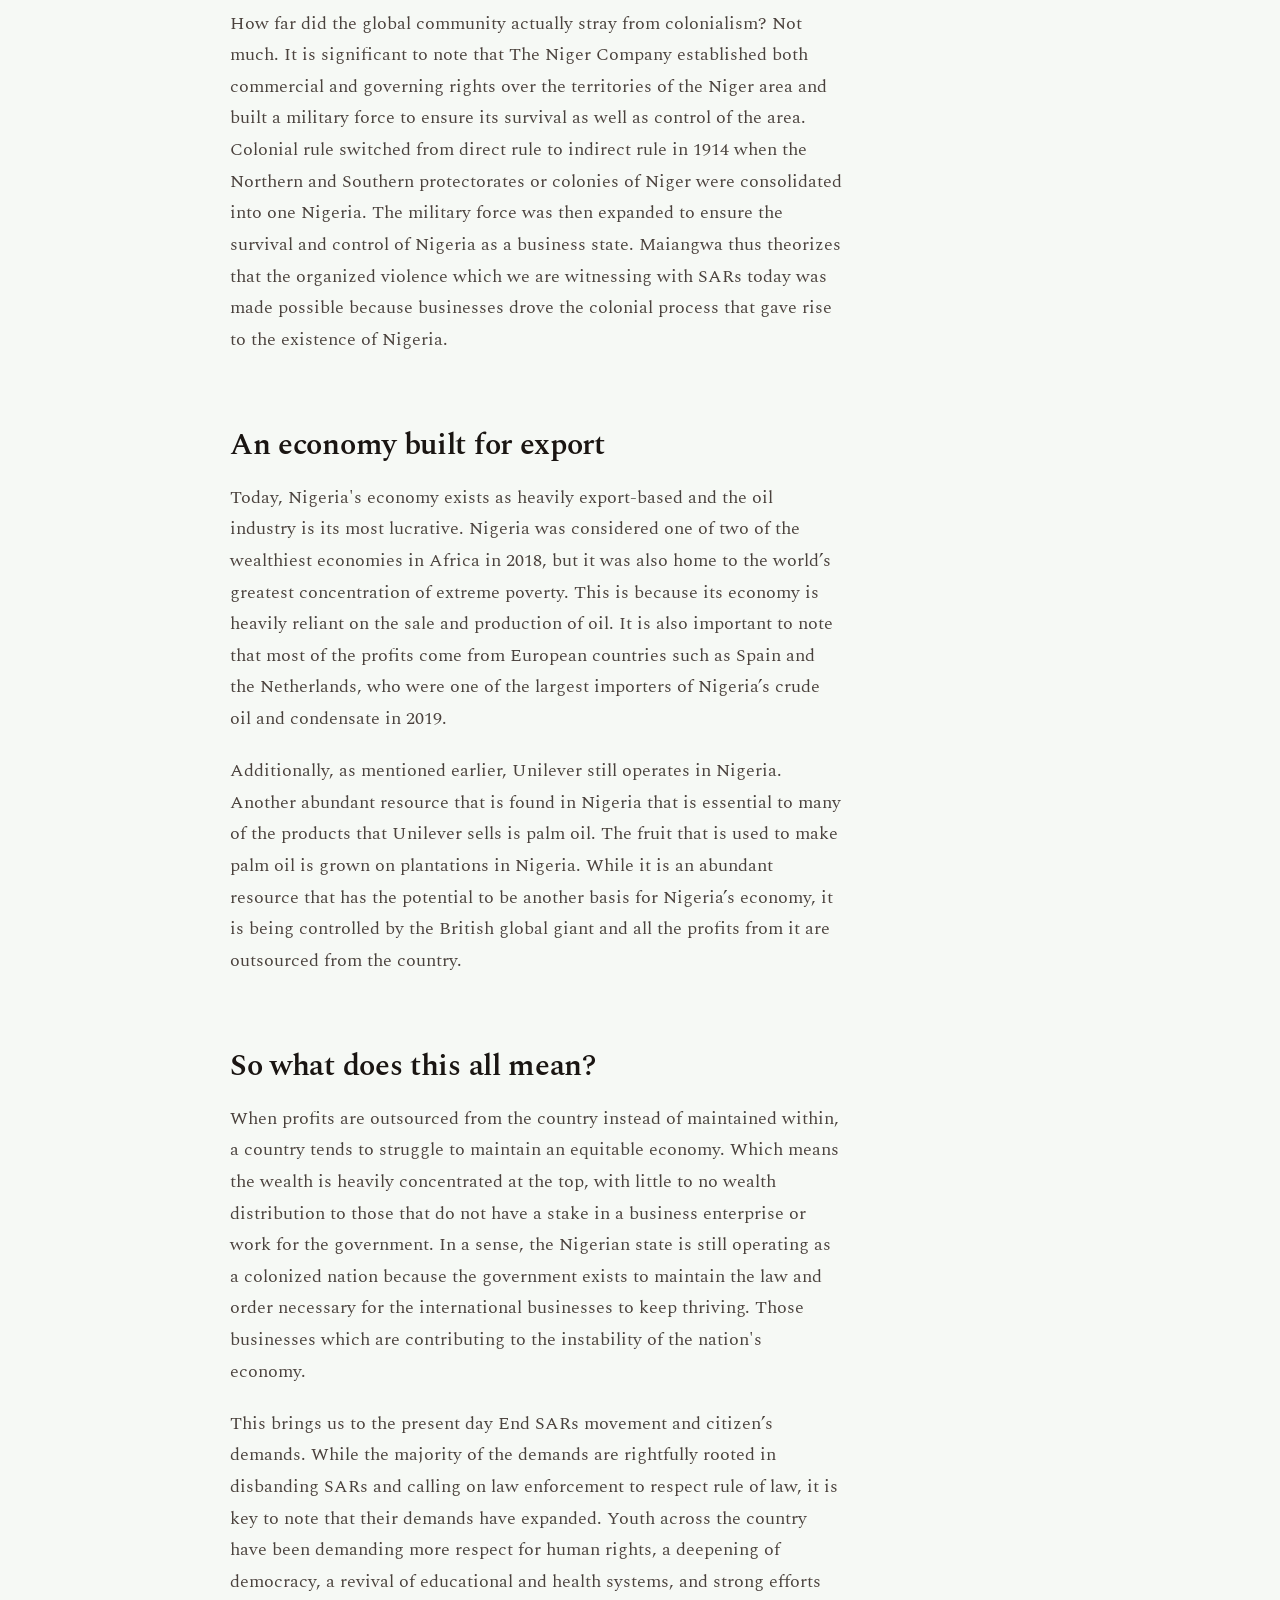
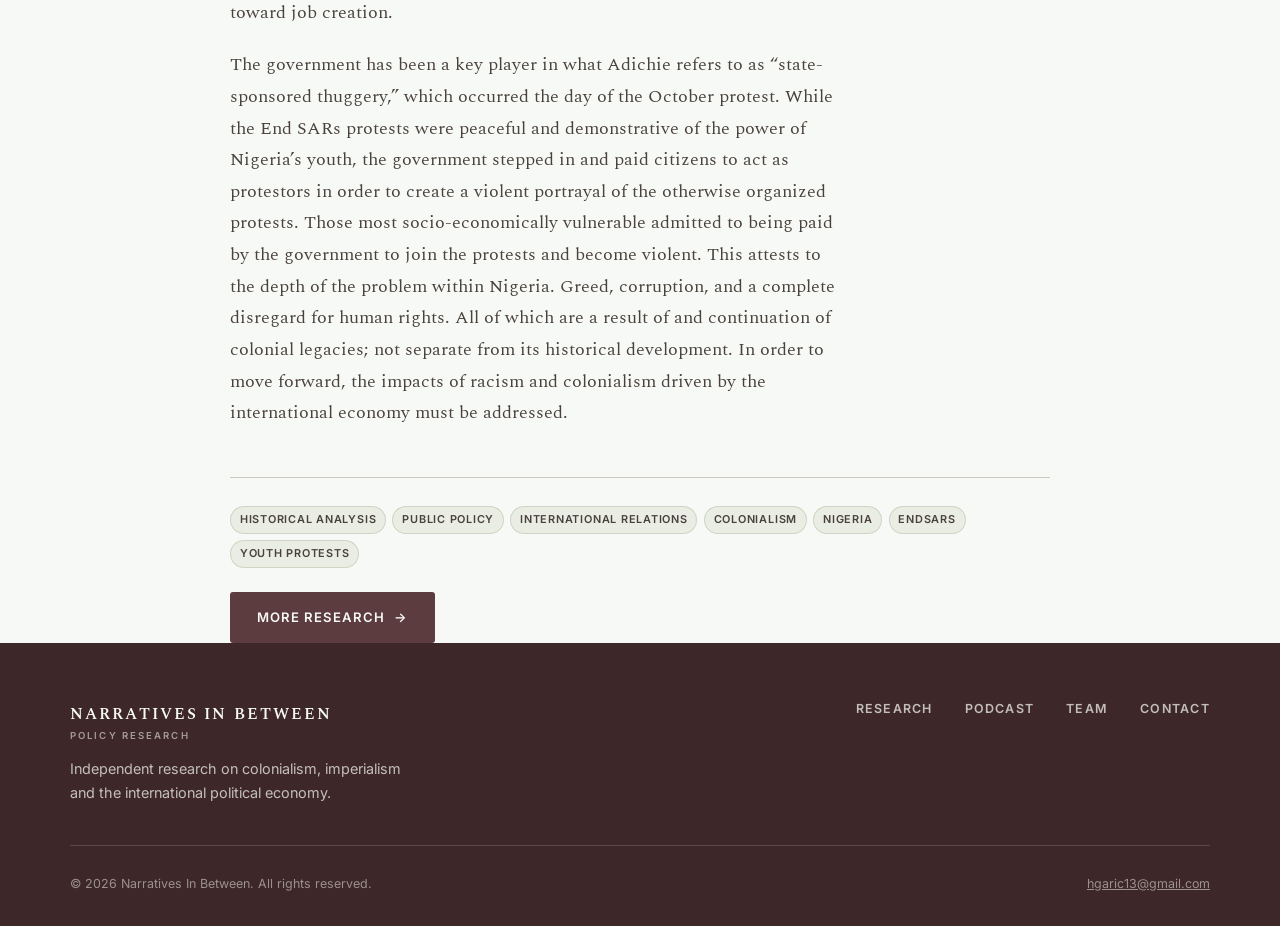
<file: posts/nigeria-colonial-history-end-sars.html>
<!DOCTYPE html>
<html lang="en">
<head>
<meta charset="utf-8">
<meta name="viewport" content="width=device-width, initial-scale=1">
<title>What Nigeria's Colonial History can teach us about the End SARs Movement — Narratives In Between</title>
<meta name="description" content="Nigeria was administered as a business enterprise before it was governed as a nation — an origin that explains both the economy protesters inherited and the force used against them.">
<meta property="og:title" content="What Nigeria's Colonial History can teach us about the End SARs Movement">
<meta property="og:type" content="article">
<link rel="preconnect" href="https://fonts.googleapis.com">
<link rel="preconnect" href="https://fonts.gstatic.com" crossorigin>
<link href="https://fonts.googleapis.com/css2?family=Inter:wght@400;500;600&family=Spectral:ital,wght@0,400;0,600;1,400&display=swap" rel="stylesheet">
<link rel="stylesheet" href="../assets/css/style.css">
</head>
<body data-base="../">
<a class="skip-link" href="#main">Skip to content</a>

<header class="site-header">
  <div class="wrap site-header__inner">
    <a class="wordmark" href="../index.html">Narratives In Between<span>Policy Research</span></a>
    <button class="nav-toggle" type="button" aria-expanded="false" aria-controls="primary-nav" aria-label="Menu">
      <svg width="20" height="14" viewBox="0 0 20 14" fill="none" stroke="currentColor" stroke-width="1.8"><path d="M0 1h20M0 7h20M0 13h20"/></svg>
    </button>
    <nav class="nav" id="primary-nav" aria-label="Main">
      <a href="../index.html">Home</a>
      <a href="../research.html" aria-current="page">Research</a>
      <a href="../index.html#podcast">Podcast</a>
      <a href="../team.html">Team</a>
      <a href="../contact.html">Contact</a>
    </nav>
  </div>
</header>

<main id="main">
  <article>
    <div class="wrap-narrow article-header">
      <a class="back-link" href="../research.html"><span aria-hidden="true">&larr;</span> All articles</a>
      <p class="eyebrow">Essay</p>
      <h1>What Nigeria's Colonial History can teach us about the End SARs Movement</h1>
      <div class="byline">
        <strong>Hermina Garic</strong>
        <span aria-hidden="true">&middot;</span>
        <time datetime="2021-02-19">February 19, 2021</time>
        <span aria-hidden="true">&middot;</span>
        <span>4 min read</span>
        <span aria-hidden="true">&middot;</span>
        <span>Updated May 18, 2022</span>
      </div>
    </div>

    <div class="wrap-narrow">
      <div class="prose">
        <p>The Special Anti-Robbery Squad, SARs is portrayed as a police unit dedicated to fighting crime. However, activists highlight that SARs is a rogue terror agency with a mission to extract money from and terrorize citizens. Prominent political voices such as Chimamanda Ngozi Adichie have noted that SARs officers have not been held accountable for the crimes committed against citizens since the inception of the agency.</p>

        <p>The most prominent abuses occurred against citizens on October 20, 2020. The Lagos state governor announced a curfew after two weeks of peaceful protests. During this curfew, the Lekki Toll Gate security cameras and bright floodlights were cut off. Soldiers walked toward protestors that were holding Nigerian flags, sitting on the ground, and singing the national anthem. The soldiers were ordered to shoot into the crowd of people. As Adichie highlights, this violence against citizens was state sanctioned.</p>

        <p>How did Nigeria get here? In order to understand the End SARS movement, we need to frame the political conversation within a historical understanding of Nigeria&rsquo;s development.</p>

        <blockquote>The state of Nigeria&rsquo;s economy, the rogue nature and ruthless violence of SARs against citizens, and the demands of End SARs protestors trace back to unresolved political and economic issues stemming from European colonization.</blockquote>

        <h2>A country administered as a business</h2>

        <p>First, it is significant to challenge the notion that Nigeria was established as an independent political entity. As Benjamin Maiangwa argues, British colonists did not &ldquo;conceive of or organize Nigeria as a nation, but rather it was administered as a business enterprise in which the Crown depended on companies to govern its Nigerian colonies.&rdquo; One example of this is the creation of the United Africa Company in 1879 which became the Royal Niger Company in 1886. The Royal Niger Company eventually changed its name to The Niger Company Ltd. and it was later absorbed by the Unilever Company. Unilever is still a British owned multinational company.</p>

        <p>How far did the global community actually stray from colonialism? Not much. It is significant to note that The Niger Company established both commercial and governing rights over the territories of the Niger area and built a military force to ensure its survival as well as control of the area. Colonial rule switched from direct rule to indirect rule in 1914 when the Northern and Southern protectorates or colonies of Niger were consolidated into one Nigeria. The military force was then expanded to ensure the survival and control of Nigeria as a business state. Maiangwa thus theorizes that the organized violence which we are witnessing with SARs today was made possible because businesses drove the colonial process that gave rise to the existence of Nigeria.</p>

        <h2>An economy built for export</h2>

        <p>Today, Nigeria's economy exists as heavily export-based and the oil industry is its most lucrative. Nigeria was considered one of two of the wealthiest economies in Africa in 2018, but it was also home to the world&rsquo;s greatest concentration of extreme poverty. This is because its economy is heavily reliant on the sale and production of oil. It is also important to note that most of the profits come from European countries such as Spain and the Netherlands, who were one of the largest importers of Nigeria&rsquo;s crude oil and condensate in 2019.</p>

        <p>Additionally, as mentioned earlier, Unilever still operates in Nigeria. Another abundant resource that is found in Nigeria that is essential to many of the products that Unilever sells is palm oil. The fruit that is used to make palm oil is grown on plantations in Nigeria. While it is an abundant resource that has the potential to be another basis for Nigeria&rsquo;s economy, it is being controlled by the British global giant and all the profits from it are outsourced from the country.</p>

        <h2>So what does this all mean?</h2>

        <p>When profits are outsourced from the country instead of maintained within, a country tends to struggle to maintain an equitable economy. Which means the wealth is heavily concentrated at the top, with little to no wealth distribution to those that do not have a stake in a business enterprise or work for the government. In a sense, the Nigerian state is still operating as a colonized nation because the government exists to maintain the law and order necessary for the international businesses to keep thriving. Those businesses which are contributing to the instability of the nation's economy.</p>

        <p>This brings us to the present day End SARs movement and citizen&rsquo;s demands. While the majority of the demands are rightfully rooted in disbanding SARs and calling on law enforcement to respect rule of law, it is key to note that their demands have expanded. Youth across the country have been demanding more respect for human rights, a deepening of democracy, a revival of educational and health systems, and strong efforts toward job creation.</p>

        <p>The government has been a key player in what Adichie refers to as &ldquo;state-sponsored thuggery,&rdquo; which occurred the day of the October protest. While the End SARs protests were peaceful and demonstrative of the power of Nigeria&rsquo;s youth, the government stepped in and paid citizens to act as protestors in order to create a violent portrayal of the otherwise organized protests. Those most socio-economically vulnerable admitted to being paid by the government to join the protests and become violent. This attests to the depth of the problem within Nigeria. Greed, corruption, and a complete disregard for human rights. All of which are a result of and continuation of colonial legacies; not separate from its historical development. In order to move forward, the impacts of racism and colonialism driven by the international economy must be addressed.</p>
      </div>

      <div class="article-foot">
        <div class="tags">
          <span class="tag">historical analysis</span>
          <span class="tag">public policy</span>
          <span class="tag">international relations</span>
          <span class="tag">colonialism</span>
          <span class="tag">nigeria</span>
          <span class="tag">EndSARs</span>
          <span class="tag">youth protests</span>
        </div>
        <a class="btn btn-ink" href="../research.html">More research <span class="arrow" aria-hidden="true">&rarr;</span></a>
      </div>
    </div>
  </article>
</main>

<footer class="site-footer">
  <div class="wrap">
    <div class="site-footer__top">
      <div>
        <a class="wordmark" href="../index.html">Narratives In Between<span>Policy Research</span></a>
        <p>Independent research on colonialism, imperialism and the international political economy.</p>
      </div>
      <nav class="footer-nav" aria-label="Footer">
        <a href="../research.html">Research</a>
        <a href="../index.html#podcast">Podcast</a>
        <a href="../team.html">Team</a>
        <a href="../contact.html">Contact</a>
      </nav>
    </div>
    <div class="site-footer__bottom">
      <span>&copy; <span id="year">2020</span> Narratives In Between. All rights reserved.</span>
      <a href="mailto:hgaric13@gmail.com" style="color:inherit;">hgaric13@gmail.com</a>
    </div>
  </div>
</footer>

<script src="../assets/js/site.js"></script>
</body>
</html>
</file>
<file: assets/css/style.css>
/* ==========================================================================
   Narratives In Between — design system
   Palette carried over from the original site:
     maroon  #5C3C3E   cream #F6F9F5   olive #4B540F   ink #091405
   ========================================================================== */

:root {
  --maroon:       #5C3C3E;
  --maroon-deep:  #3E2729;
  --maroon-soft:  #7A5457;
  --cream:        #F6F9F5;
  --paper:        #FFFFFF;
  --ink:          #1A1512;
  --ink-soft:     #4A413C;
  --muted:        #7C716B;
  --olive:        #4B540F;
  --olive-bright: #6E7A18;
  --rule:         #E4E0DB;
  --rule-strong:  #CFC8C1;

  --font-serif: "Spectral", Georgia, "Times New Roman", serif;
  --font-sans:  "Inter", -apple-system, BlinkMacSystemFont, "Segoe UI", Helvetica, Arial, sans-serif;

  --measure: 68ch;
  --wrap: 1140px;
  --wrap-narrow: 820px;

  --step--1: clamp(0.82rem, 0.79rem + 0.15vw, 0.9rem);
  --step-0:  clamp(1rem, 0.96rem + 0.2vw, 1.09rem);
  --step-1:  clamp(1.2rem, 1.12rem + 0.4vw, 1.4rem);
  --step-2:  clamp(1.45rem, 1.3rem + 0.75vw, 1.9rem);
  --step-3:  clamp(1.8rem, 1.5rem + 1.4vw, 2.6rem);
  --step-4:  clamp(2.3rem, 1.7rem + 2.8vw, 4rem);

  --radius: 3px;
  --shadow-sm: 0 1px 2px rgba(26, 21, 18, 0.05);
  --shadow-md: 0 10px 30px -12px rgba(26, 21, 18, 0.22);
  --ease: cubic-bezier(0.2, 0.6, 0.2, 1);
}

/* --------------------------------------------------------------- reset --- */
*, *::before, *::after { box-sizing: border-box; }
html { -webkit-text-size-adjust: 100%; scroll-behavior: smooth; }
@media (prefers-reduced-motion: reduce) {
  html { scroll-behavior: auto; }
  *, *::before, *::after { animation-duration: 0.01ms !important; transition-duration: 0.01ms !important; }
}
body {
  margin: 0;
  background: var(--cream);
  color: var(--ink);
  font-family: var(--font-sans);
  font-size: var(--step-0);
  line-height: 1.65;
  -webkit-font-smoothing: antialiased;
}
img { max-width: 100%; height: auto; display: block; }
a { color: inherit; }
h1, h2, h3, h4 { font-family: var(--font-serif); font-weight: 600; line-height: 1.16; margin: 0 0 0.5em; letter-spacing: -0.01em; }
p { margin: 0 0 1.15em; }
::selection { background: var(--olive); color: var(--cream); }

:focus-visible {
  outline: 2px solid var(--olive-bright);
  outline-offset: 3px;
  border-radius: 2px;
}

.skip-link {
  position: absolute; left: -9999px; top: 0; z-index: 100;
  background: var(--maroon); color: var(--cream);
  padding: 0.75rem 1.25rem; font-size: var(--step--1); font-weight: 600;
}
.skip-link:focus { left: 0; }

/* ------------------------------------------------------------- layout --- */
.wrap { width: min(100% - 2.5rem, var(--wrap)); margin-inline: auto; }
.wrap-narrow { width: min(100% - 2.5rem, var(--wrap-narrow)); margin-inline: auto; }
.section { padding-block: clamp(3.5rem, 7vw, 6rem); }
.section + .section { padding-top: 0; }

.eyebrow {
  font-family: var(--font-sans);
  font-size: 0.72rem;
  font-weight: 600;
  letter-spacing: 0.16em;
  text-transform: uppercase;
  color: var(--olive);
  margin: 0 0 0.75rem;
}
.section-head {
  display: flex; align-items: flex-end; justify-content: space-between;
  gap: 1.5rem; flex-wrap: wrap;
  padding-bottom: 1.25rem; margin-bottom: 2.25rem;
  border-bottom: 1px solid var(--rule-strong);
}
.section-head h2 { font-size: var(--step-2); margin: 0; }
.section-head p { margin: 0.35rem 0 0; color: var(--muted); font-size: var(--step--1); max-width: 46ch; }

/* ------------------------------------------------------------ buttons --- */
.btn {
  display: inline-flex; align-items: center; gap: 0.55rem;
  font-family: var(--font-sans); font-size: 0.82rem; font-weight: 600;
  letter-spacing: 0.08em; text-transform: uppercase; text-decoration: none;
  padding: 0.85rem 1.6rem; border-radius: var(--radius);
  border: 1px solid transparent; cursor: pointer;
  transition: background 0.2s var(--ease), color 0.2s var(--ease), border-color 0.2s var(--ease), transform 0.2s var(--ease);
}
.btn:hover { transform: translateY(-1px); }
.btn-primary { background: var(--cream); color: var(--maroon-deep); }
.btn-primary:hover { background: #fff; }
.btn-outline { border-color: rgba(246, 249, 245, 0.45); color: var(--cream); }
.btn-outline:hover { border-color: var(--cream); background: rgba(246, 249, 245, 0.1); }
.btn-ink { background: var(--maroon); color: var(--cream); }
.btn-ink:hover { background: var(--maroon-deep); }
.btn .arrow { transition: transform 0.2s var(--ease); }
.btn:hover .arrow { transform: translateX(3px); }

/* ------------------------------------------------------------- header --- */
.site-header {
  position: sticky; top: 0; z-index: 50;
  background: rgba(246, 249, 245, 0.92);
  backdrop-filter: saturate(180%) blur(10px);
  border-bottom: 1px solid var(--rule);
}
.site-header__inner {
  display: flex; align-items: center; justify-content: space-between;
  gap: 2rem; min-height: 72px;
}
.wordmark {
  font-family: var(--font-serif);
  font-size: 1.02rem; font-weight: 600; letter-spacing: 0.13em;
  text-transform: uppercase; text-decoration: none; color: var(--ink);
  line-height: 1.2;
}
.wordmark span { display: block; font-size: 0.6rem; letter-spacing: 0.22em; color: var(--olive); font-family: var(--font-sans); font-weight: 600; margin-top: 2px; }

.nav { display: flex; align-items: center; gap: 2rem; }
.nav a {
  position: relative; text-decoration: none;
  font-size: 0.78rem; font-weight: 600; letter-spacing: 0.12em; text-transform: uppercase;
  color: var(--ink-soft); padding-block: 0.35rem;
  transition: color 0.2s var(--ease);
}
.nav a::after {
  content: ""; position: absolute; left: 0; bottom: 0; height: 1.5px; width: 100%;
  background: var(--olive); transform: scaleX(0); transform-origin: left;
  transition: transform 0.25s var(--ease);
}
.nav a:hover { color: var(--ink); }
.nav a:hover::after, .nav a[aria-current="page"]::after { transform: scaleX(1); }
.nav a[aria-current="page"] { color: var(--ink); }

.nav-toggle {
  display: none; background: none; border: 1px solid var(--rule-strong);
  border-radius: var(--radius); padding: 0.5rem 0.7rem; cursor: pointer; color: var(--ink);
}
.nav-toggle svg { display: block; }

@media (max-width: 760px) {
  .nav-toggle { display: block; }
  .nav {
    position: absolute; inset: 72px 0 auto; flex-direction: column; align-items: stretch;
    gap: 0; background: var(--cream); border-bottom: 1px solid var(--rule);
    padding: 0.5rem 1.25rem 1.25rem; box-shadow: var(--shadow-md);
  }
  .nav[hidden] { display: none; }
  .nav a { padding-block: 0.9rem; border-bottom: 1px solid var(--rule); font-size: 0.85rem; }
  .nav a::after { display: none; }
}

/* --------------------------------------------------------------- hero --- */
.hero {
  position: relative; overflow: hidden;
  background: var(--maroon-deep);
  color: var(--cream);
  isolation: isolate;
}
.hero::after {
  content: ""; position: absolute; inset: 0; z-index: -1;
  background:
    radial-gradient(900px 600px at 78% 30%, rgba(122, 84, 87, 0.75), transparent 65%),
    linear-gradient(160deg, #4A2F31 0%, #3E2729 55%, #33201F 100%);
}
/* optional photograph: drop assets/img/hero.jpg in and it layers in behind */
.hero__photo {
  position: absolute; inset: 0; z-index: -1;
  background-image: var(--hero-image, none);
  background-size: cover; background-position: center;
  opacity: 0.28; filter: saturate(0.7);
}
.hero__inner {
  display: grid; grid-template-columns: 1.15fr 0.85fr; align-items: center; gap: 3rem;
  padding-block: clamp(4rem, 9vw, 7.5rem);
}
.hero h1 {
  font-size: var(--step-4); margin: 0 0 1.1rem;
  letter-spacing: 0.01em; line-height: 1.04;
}
.hero .lede {
  font-family: var(--font-serif); font-size: var(--step-1);
  color: rgba(246, 249, 245, 0.86); max-width: 40ch; margin-bottom: 2rem;
}
.hero .eyebrow { color: rgba(246, 249, 245, 0.65); }
.hero__actions { display: flex; flex-wrap: wrap; gap: 0.9rem; }
.hero__globe { justify-self: center; width: min(100%, 380px); opacity: 0.95; }
.hero__globe svg { width: 100%; height: auto; }
@media (max-width: 860px) {
  .hero__inner { grid-template-columns: 1fr; gap: 2.5rem; }
  .hero__globe { display: none; }
}

/* -------------------------------------------------------------- cards --- */
.card-grid { display: grid; gap: 1.5rem; grid-template-columns: repeat(auto-fill, minmax(300px, 1fr)); }
.card {
  display: flex; flex-direction: column;
  background: var(--paper); border: 1px solid var(--rule);
  border-radius: var(--radius); padding: 1.6rem 1.6rem 1.5rem;
  text-decoration: none; color: inherit;
  transition: border-color 0.2s var(--ease), box-shadow 0.25s var(--ease), transform 0.25s var(--ease);
}
.card:hover { border-color: var(--rule-strong); box-shadow: var(--shadow-md); transform: translateY(-3px); }
.card__meta {
  font-size: 0.72rem; font-weight: 600; letter-spacing: 0.1em; text-transform: uppercase;
  color: var(--muted); margin-bottom: 0.85rem;
  display: flex; align-items: center; gap: 0.6rem; flex-wrap: wrap;
}
.card__meta .dot { width: 3px; height: 3px; border-radius: 50%; background: var(--rule-strong); }
.card h3 { font-size: var(--step-1); margin: 0 0 0.6rem; }
.card p { color: var(--ink-soft); font-size: 0.94rem; margin: 0 0 1.2rem; }
.card__foot { margin-top: auto; display: grid; gap: 0.9rem; justify-items: start; }
.card__more {
  font-size: 0.75rem; font-weight: 600; letter-spacing: 0.1em; text-transform: uppercase; color: var(--olive);
  display: inline-flex; align-items: center; gap: 0.4rem;
}
.card:hover .card__more .arrow { transform: translateX(3px); }
.card__more .arrow { transition: transform 0.2s var(--ease); }

.card--feature { grid-column: 1 / -1; }
/* the home page shows a feature plus a short list, so two columns reads better
   there than the three used by the full archive */
@media (min-width: 880px) {
  #latest-posts { grid-template-columns: repeat(2, 1fr); }
}
@media (min-width: 880px) {
  .card--feature { display: grid; grid-template-columns: 1.6fr 1fr; gap: 2.5rem; align-items: center; padding: 2.4rem; }
  .card--feature h3 { font-size: var(--step-3); }
  .card--feature p { font-size: var(--step-0); }
}

/* --------------------------------------------------------------- tags --- */
.tags { display: flex; flex-wrap: wrap; gap: 0.4rem; }
.tag {
  font-size: 0.68rem; font-weight: 600; letter-spacing: 0.07em; text-transform: uppercase;
  color: var(--ink-soft); background: rgba(75, 84, 15, 0.07);
  border: 1px solid rgba(75, 84, 15, 0.16);
  padding: 0.25rem 0.55rem; border-radius: 100px; white-space: nowrap;
}
.tag-filter { display: flex; flex-wrap: wrap; gap: 0.5rem; margin-bottom: 2rem; }
.tag-filter button {
  font-family: var(--font-sans); font-size: 0.72rem; font-weight: 600;
  letter-spacing: 0.08em; text-transform: uppercase;
  padding: 0.45rem 0.9rem; border-radius: 100px; cursor: pointer;
  background: transparent; color: var(--ink-soft);
  border: 1px solid var(--rule-strong);
  transition: all 0.2s var(--ease);
}
.tag-filter button:hover { border-color: var(--olive); color: var(--olive); }
.tag-filter button[aria-pressed="true"] { background: var(--maroon); border-color: var(--maroon); color: var(--cream); }

/* ------------------------------------------------------------ podcast --- */
.episode {
  display: grid; grid-template-columns: 64px 1fr auto; gap: 1.4rem; align-items: center;
  padding: 1.4rem 0; border-bottom: 1px solid rgba(246, 249, 245, 0.16);
}
.episode:last-child { border-bottom: 0; }
.episode__num {
  width: 64px; height: 64px; border-radius: 50%;
  display: grid; place-items: center;
  border: 1px solid rgba(246, 249, 245, 0.3);
  font-family: var(--font-serif); font-size: 1.35rem; color: var(--cream);
}
.episode__body h3 { font-size: var(--step-1); margin: 0 0 0.3rem; color: var(--cream); }
.episode__body p { margin: 0; color: rgba(246, 249, 245, 0.72); font-size: 0.92rem; max-width: 60ch; }
.episode__meta { font-size: 0.72rem; letter-spacing: 0.1em; text-transform: uppercase; color: rgba(246, 249, 245, 0.55); margin-bottom: 0.4rem; }
.episode audio { width: 100%; margin-top: 0.9rem; }
.episode--soon { opacity: 0.62; }
@media (max-width: 700px) {
  .episode { grid-template-columns: 48px 1fr; }
  .episode__num { width: 48px; height: 48px; font-size: 1.05rem; }
  .episode .btn { grid-column: 1 / -1; justify-self: start; }
}
.band-maroon { background: var(--maroon); color: var(--cream); }
.band-maroon .section-head { border-bottom-color: rgba(246, 249, 245, 0.2); }
.band-maroon .section-head h2 { color: var(--cream); }
.band-maroon .section-head p { color: rgba(246, 249, 245, 0.7); }
.band-maroon .eyebrow { color: rgba(246, 249, 245, 0.6); }

/* ------------------------------------------------------------ article --- */
.article-header { padding-block: clamp(2.5rem, 5vw, 4rem) clamp(1.5rem, 3vw, 2.5rem); }
.back-link {
  display: inline-flex; align-items: center; gap: 0.5rem;
  font-size: 0.74rem; font-weight: 600; letter-spacing: 0.1em; text-transform: uppercase;
  color: var(--muted); text-decoration: none; margin-bottom: 2rem;
}
.back-link:hover { color: var(--olive); }
.article-header h1 { font-size: var(--step-3); max-width: 22ch; margin-bottom: 1.25rem; }
.byline {
  display: flex; align-items: center; gap: 0.7rem; flex-wrap: wrap;
  font-size: 0.78rem; letter-spacing: 0.06em; text-transform: uppercase; color: var(--muted);
  padding-bottom: 1.5rem; border-bottom: 1px solid var(--rule-strong);
}
.byline strong { color: var(--ink); font-weight: 600; }

.prose { max-width: var(--measure); font-family: var(--font-serif); font-size: 1.11rem; line-height: 1.78; color: var(--ink-soft); }
.prose > p:first-of-type { font-size: 1.2rem; color: var(--ink); }
.prose h2 { font-size: var(--step-2); color: var(--ink); margin: 2.4em 0 0.6em; }
.prose h3 { font-size: var(--step-1); color: var(--ink); margin: 2em 0 0.5em; }
.prose a { color: var(--olive); text-underline-offset: 3px; text-decoration-thickness: 1px; }
.prose a:hover { color: var(--olive-bright); }
.prose blockquote {
  margin: 2em 0; padding: 0.2em 0 0.2em 1.6rem;
  border-left: 3px solid var(--maroon);
  font-style: italic; color: var(--ink);
}
.prose figure { margin: 2.4em 0; }
.prose figcaption { font-family: var(--font-sans); font-size: 0.8rem; color: var(--muted); margin-top: 0.6rem; }
.prose ul, .prose ol { padding-left: 1.3em; margin: 0 0 1.3em; }
.prose li { margin-bottom: 0.5em; }
.prose hr { border: 0; border-top: 1px solid var(--rule-strong); margin: 3em 0; }

.article-foot { margin-top: 3rem; padding-top: 1.75rem; border-top: 1px solid var(--rule-strong); }
.article-foot .tags { margin-bottom: 1.5rem; }

/* --------------------------------------------------------------- team --- */
.profile { display: grid; grid-template-columns: 280px 1fr; gap: 3rem; align-items: start; }
.profile__photo {
  aspect-ratio: 1; border-radius: 50%; overflow: hidden;
  background: linear-gradient(150deg, var(--maroon-soft), var(--maroon-deep));
  display: grid; place-items: center;
  font-family: var(--font-serif); font-size: 3.4rem; color: rgba(246, 249, 245, 0.85);
  border: 1px solid var(--rule);
}
.profile__photo img { width: 100%; height: 100%; object-fit: cover; }
.profile h2 { font-size: var(--step-2); margin-bottom: 0.2rem; }
.profile .role {
  font-size: 0.75rem; font-weight: 600; letter-spacing: 0.14em; text-transform: uppercase;
  color: var(--olive); margin-bottom: 1.5rem;
}
@media (max-width: 720px) {
  .profile { grid-template-columns: 1fr; gap: 1.75rem; }
  .profile__photo { width: 160px; }
}

/* --------------------------------------------------------------- form --- */
.contact-grid { display: grid; grid-template-columns: 1fr 1fr; gap: 4rem; align-items: start; }
@media (max-width: 820px) { .contact-grid { grid-template-columns: 1fr; gap: 2.5rem; } }

.field { margin-bottom: 1.25rem; }
.field label {
  display: block; font-size: 0.72rem; font-weight: 600;
  letter-spacing: 0.11em; text-transform: uppercase; color: var(--ink-soft); margin-bottom: 0.45rem;
}
.field input, .field textarea, .field select {
  width: 100%; font-family: var(--font-sans); font-size: 0.95rem; color: var(--ink);
  background: var(--paper); border: 1px solid var(--rule-strong); border-radius: var(--radius);
  padding: 0.8rem 0.9rem; transition: border-color 0.2s var(--ease), box-shadow 0.2s var(--ease);
}
.field textarea { min-height: 150px; resize: vertical; font-family: var(--font-sans); }
.field input:focus, .field textarea:focus {
  outline: none; border-color: var(--olive);
  box-shadow: 0 0 0 3px rgba(75, 84, 15, 0.12);
}
.field .error { display: none; color: #A03232; font-size: 0.78rem; margin-top: 0.35rem; }
.field.invalid input, .field.invalid textarea { border-color: #A03232; }
.field.invalid .error { display: block; }
.hp { position: absolute; left: -9999px; opacity: 0; pointer-events: none; }

.form-note { font-size: 0.82rem; color: var(--muted); margin-top: 1rem; }
.form-status { margin-top: 1rem; padding: 0.9rem 1.1rem; border-radius: var(--radius); font-size: 0.9rem; display: none; }
.form-status.ok { display: block; background: rgba(75, 84, 15, 0.1); border: 1px solid rgba(75, 84, 15, 0.3); color: var(--olive); }
.form-status.bad { display: block; background: rgba(160, 50, 50, 0.08); border: 1px solid rgba(160, 50, 50, 0.3); color: #A03232; }

.contact-aside dt {
  font-size: 0.72rem; font-weight: 600; letter-spacing: 0.11em; text-transform: uppercase;
  color: var(--olive); margin-bottom: 0.3rem;
}
.contact-aside dd { margin: 0 0 1.6rem; font-size: 0.98rem; color: var(--ink-soft); }
.contact-aside a { color: var(--ink); text-underline-offset: 3px; }

/* ------------------------------------------------------------- footer --- */
.site-footer { background: var(--maroon-deep); color: rgba(246, 249, 245, 0.72); padding-block: 3.5rem 2rem; margin-top: auto; }
.site-footer__top { display: flex; justify-content: space-between; gap: 2.5rem; flex-wrap: wrap; padding-bottom: 2.5rem; border-bottom: 1px solid rgba(246, 249, 245, 0.16); }
.site-footer .wordmark { color: var(--cream); }
.site-footer .wordmark span { color: rgba(246, 249, 245, 0.55); }
.site-footer p { max-width: 38ch; font-size: 0.9rem; margin: 1rem 0 0; }
.footer-nav { display: flex; gap: 2rem; flex-wrap: wrap; }
.footer-nav a { font-size: 0.78rem; font-weight: 600; letter-spacing: 0.1em; text-transform: uppercase; text-decoration: none; color: rgba(246, 249, 245, 0.72); }
.footer-nav a:hover { color: var(--cream); }
.site-footer__bottom { display: flex; justify-content: space-between; gap: 1rem; flex-wrap: wrap; padding-top: 1.75rem; font-size: 0.78rem; color: rgba(246, 249, 245, 0.5); }

body { display: flex; flex-direction: column; min-height: 100vh; }
main { flex: 1; }

.empty-state { padding: 3rem 0; color: var(--muted); font-style: italic; }
</file>
